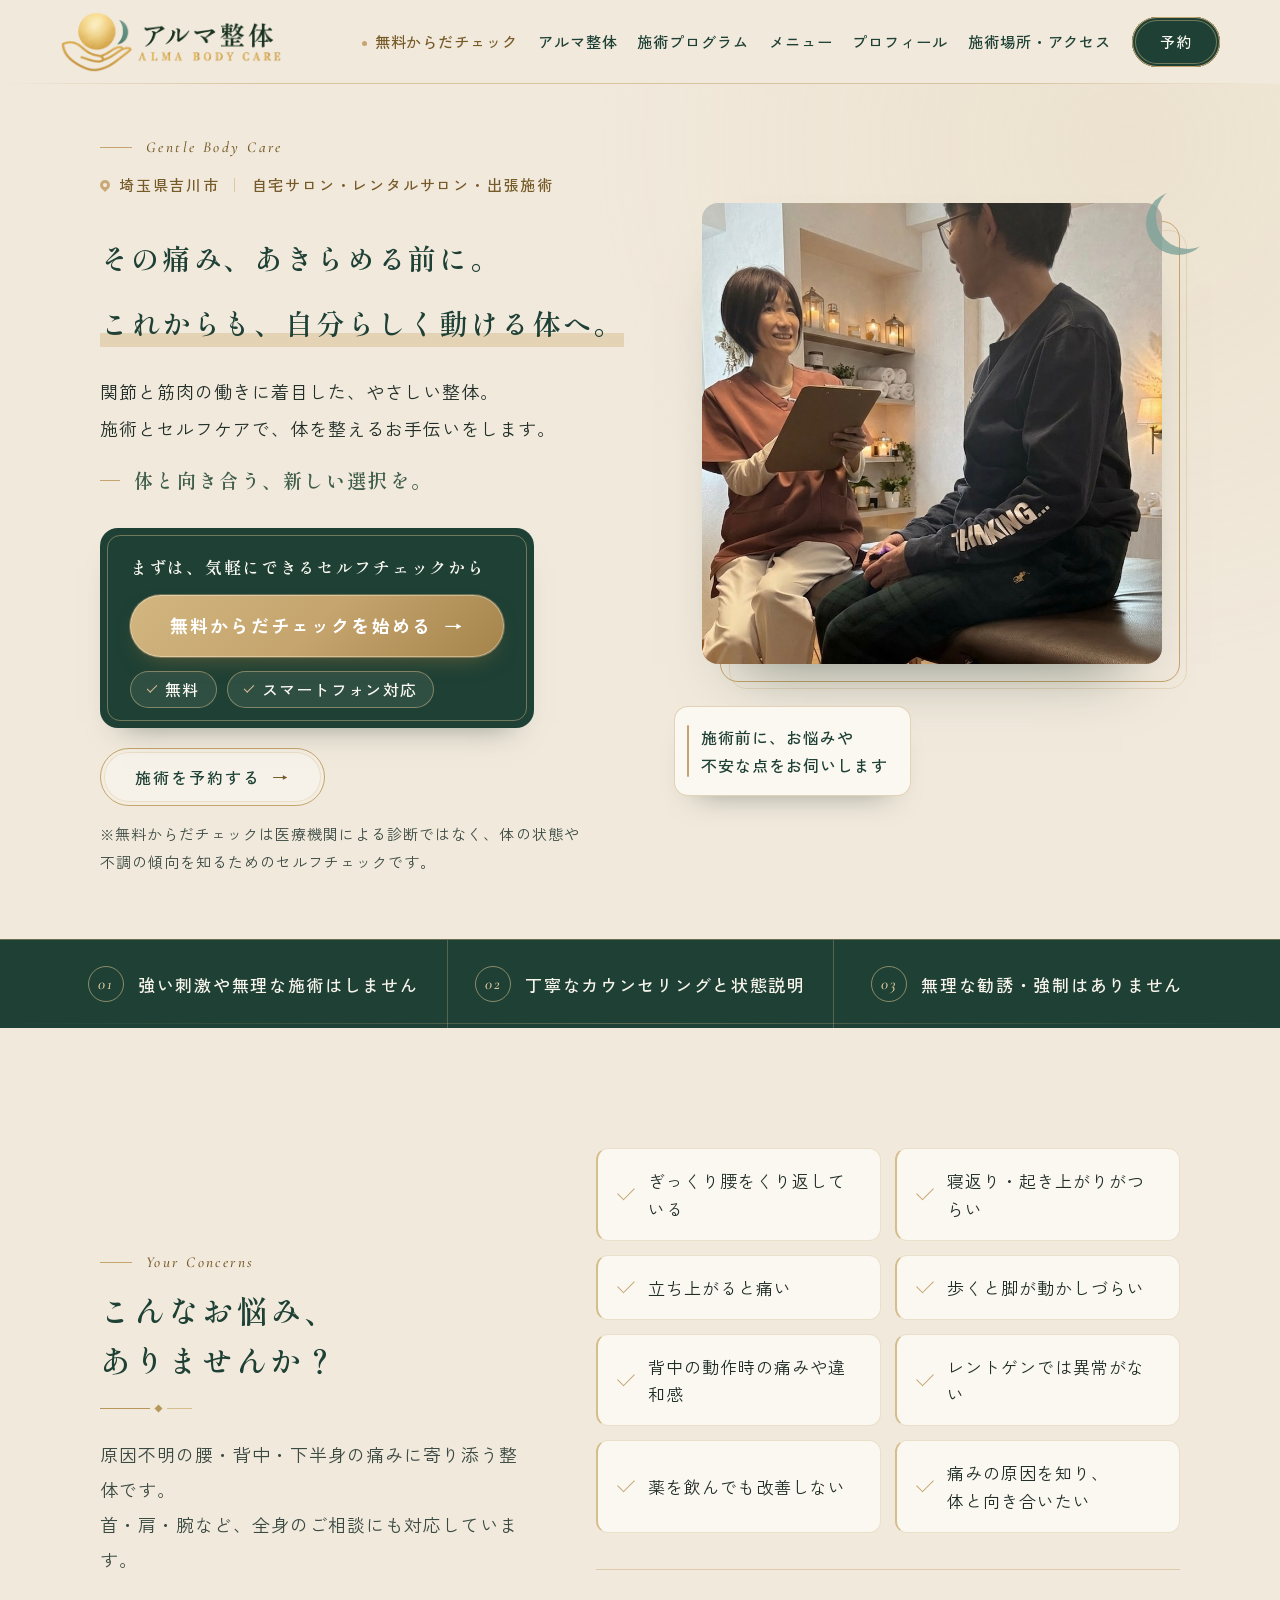
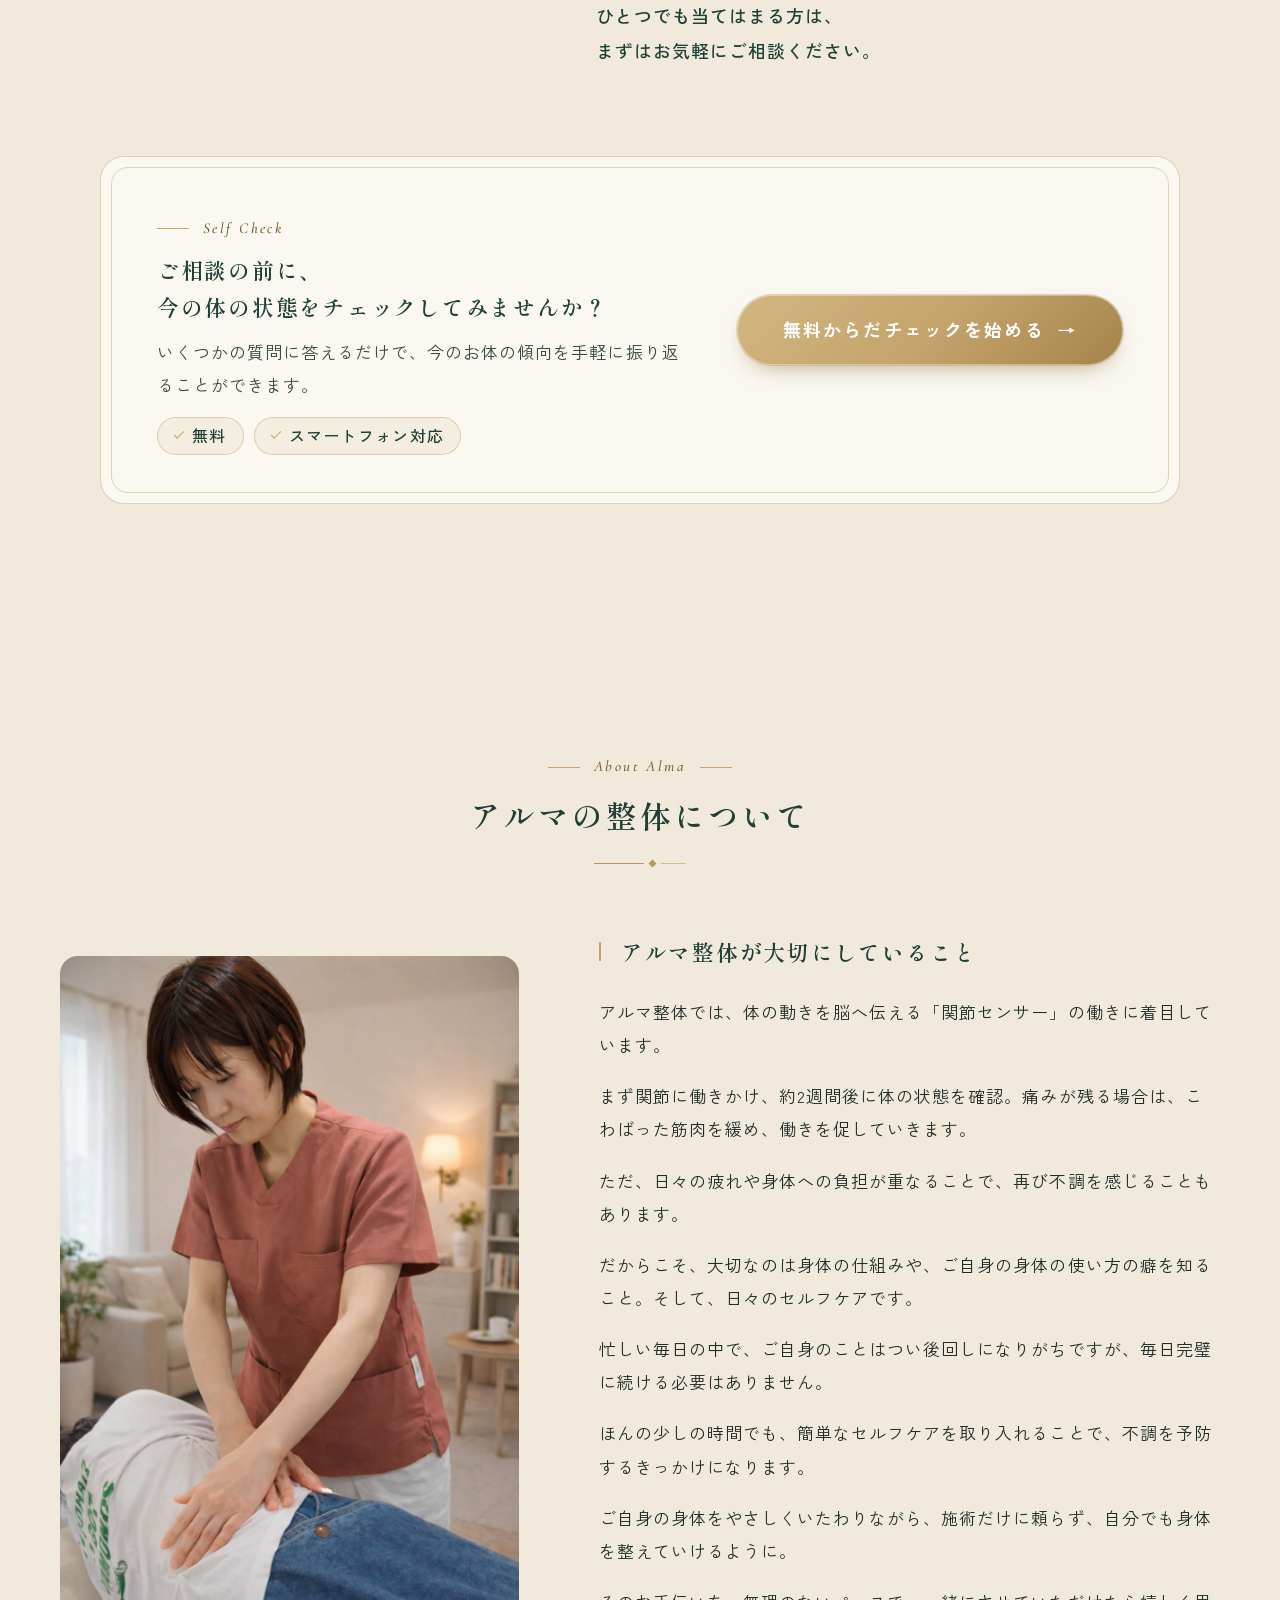
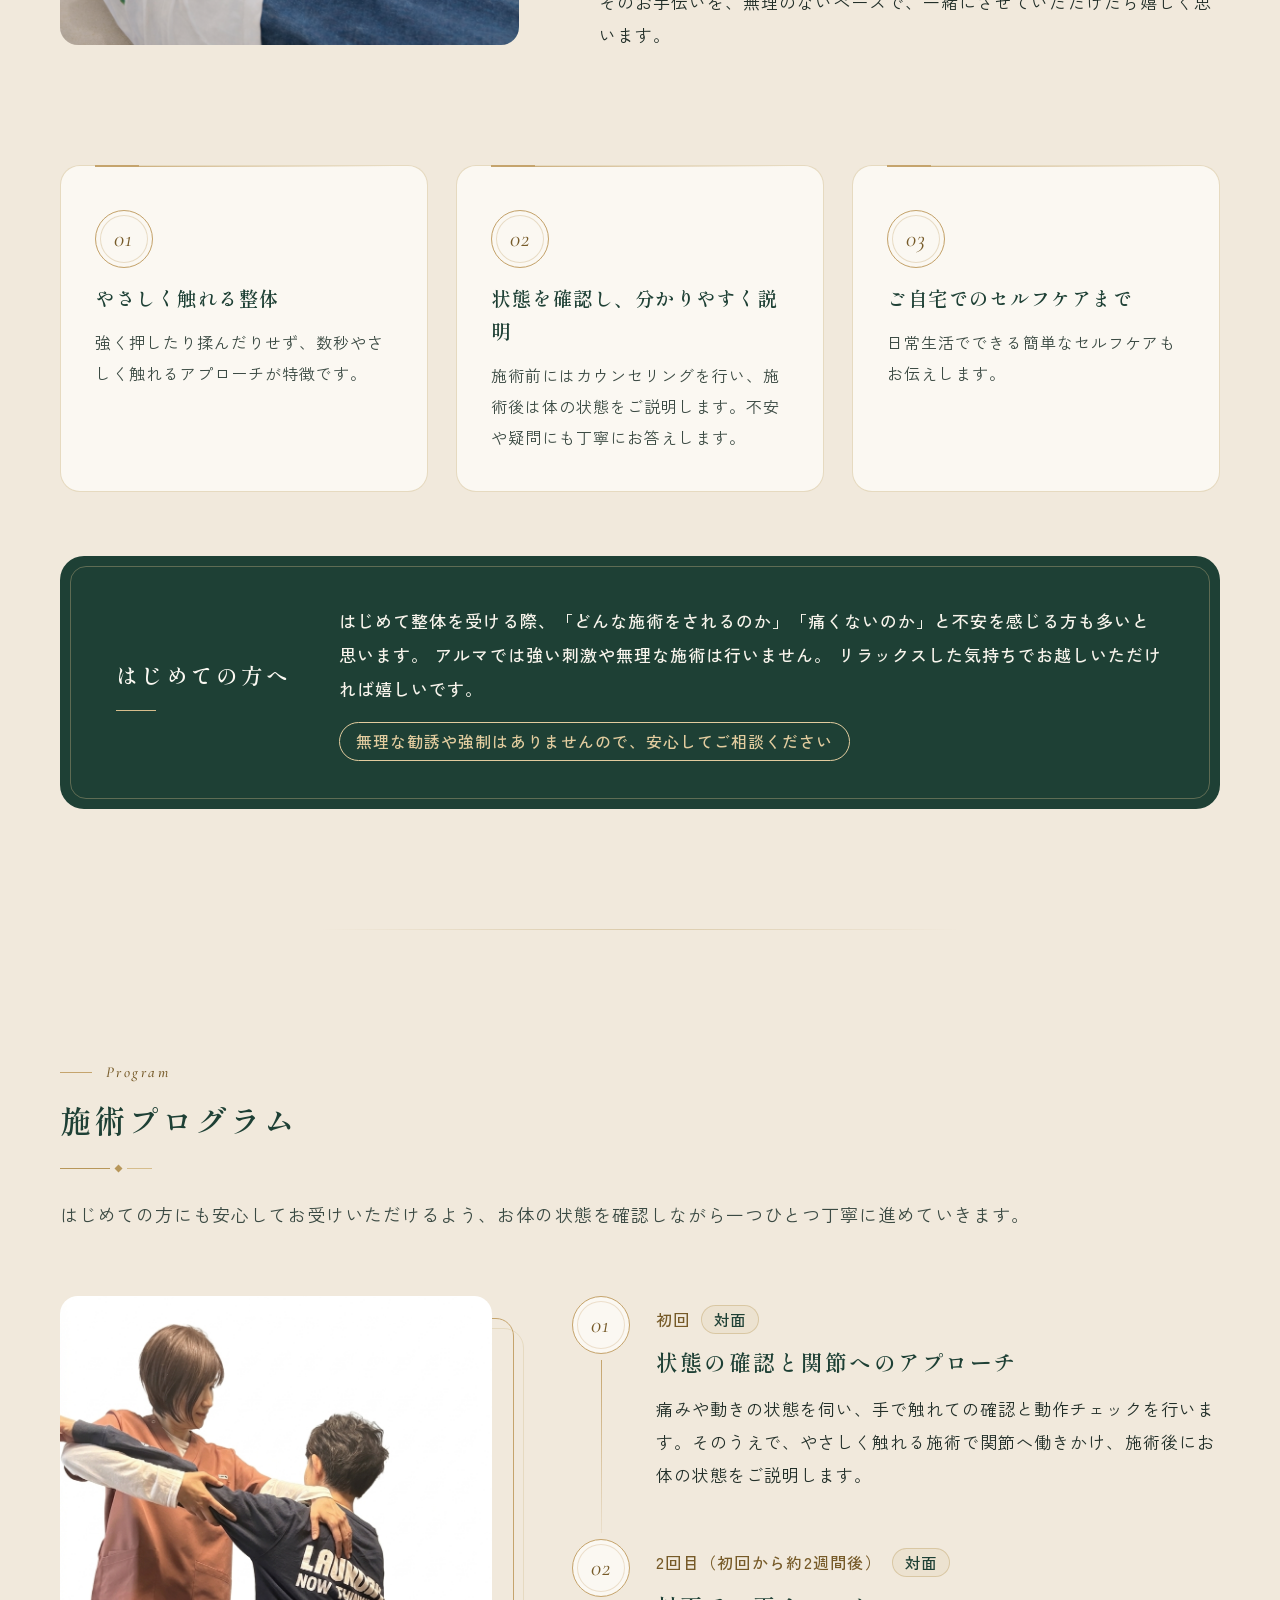
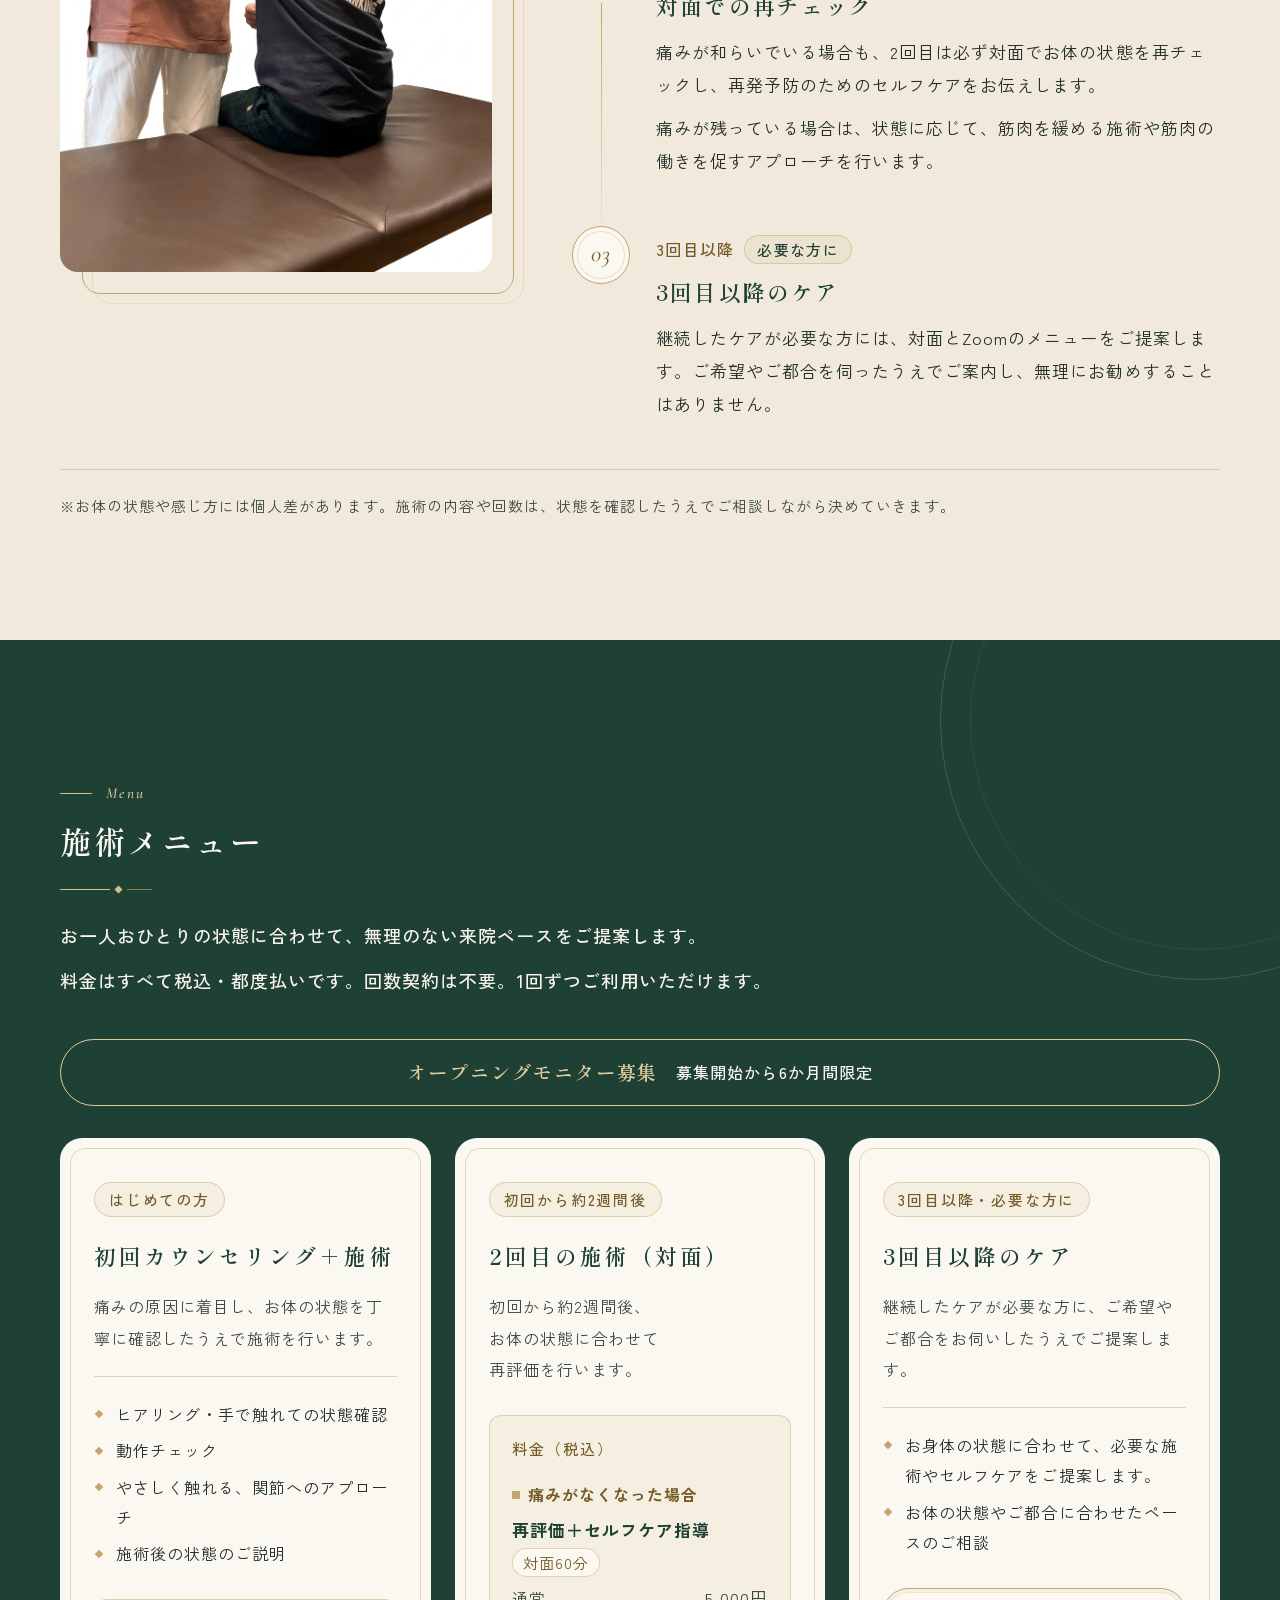
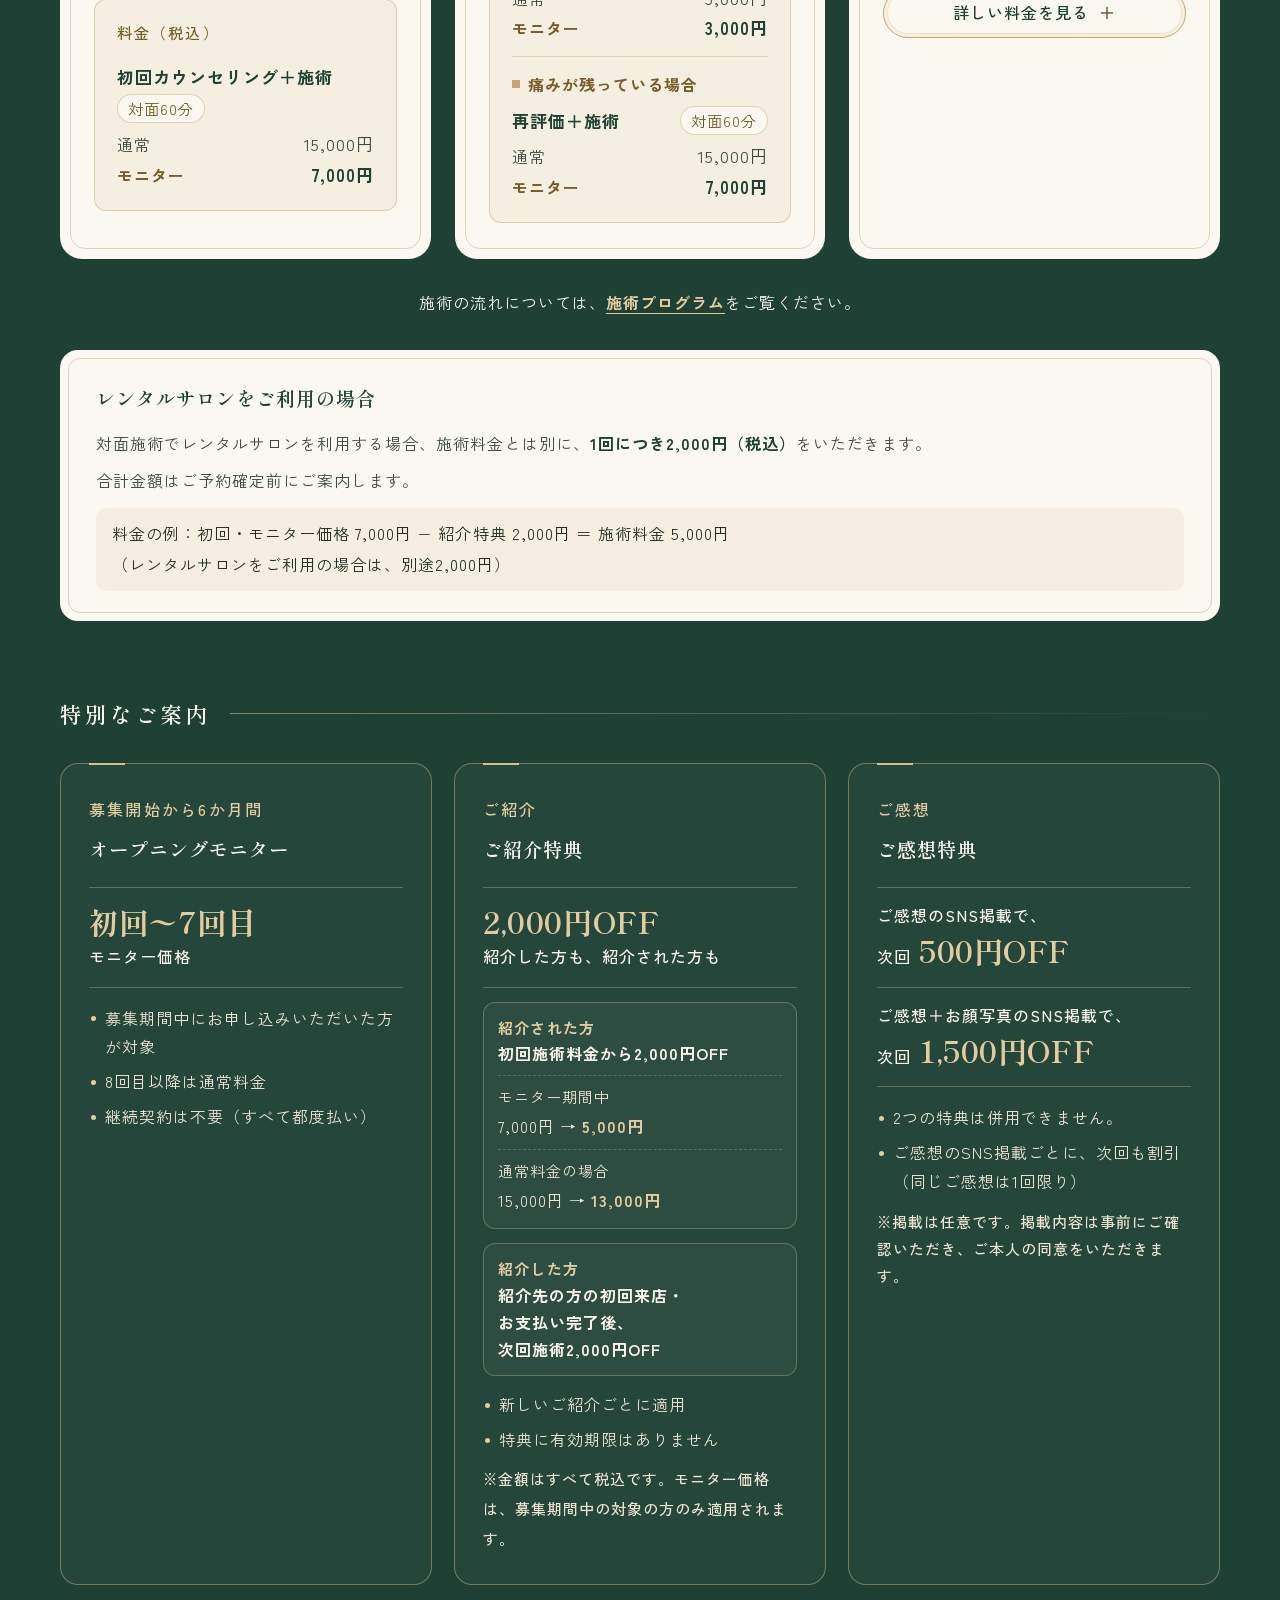
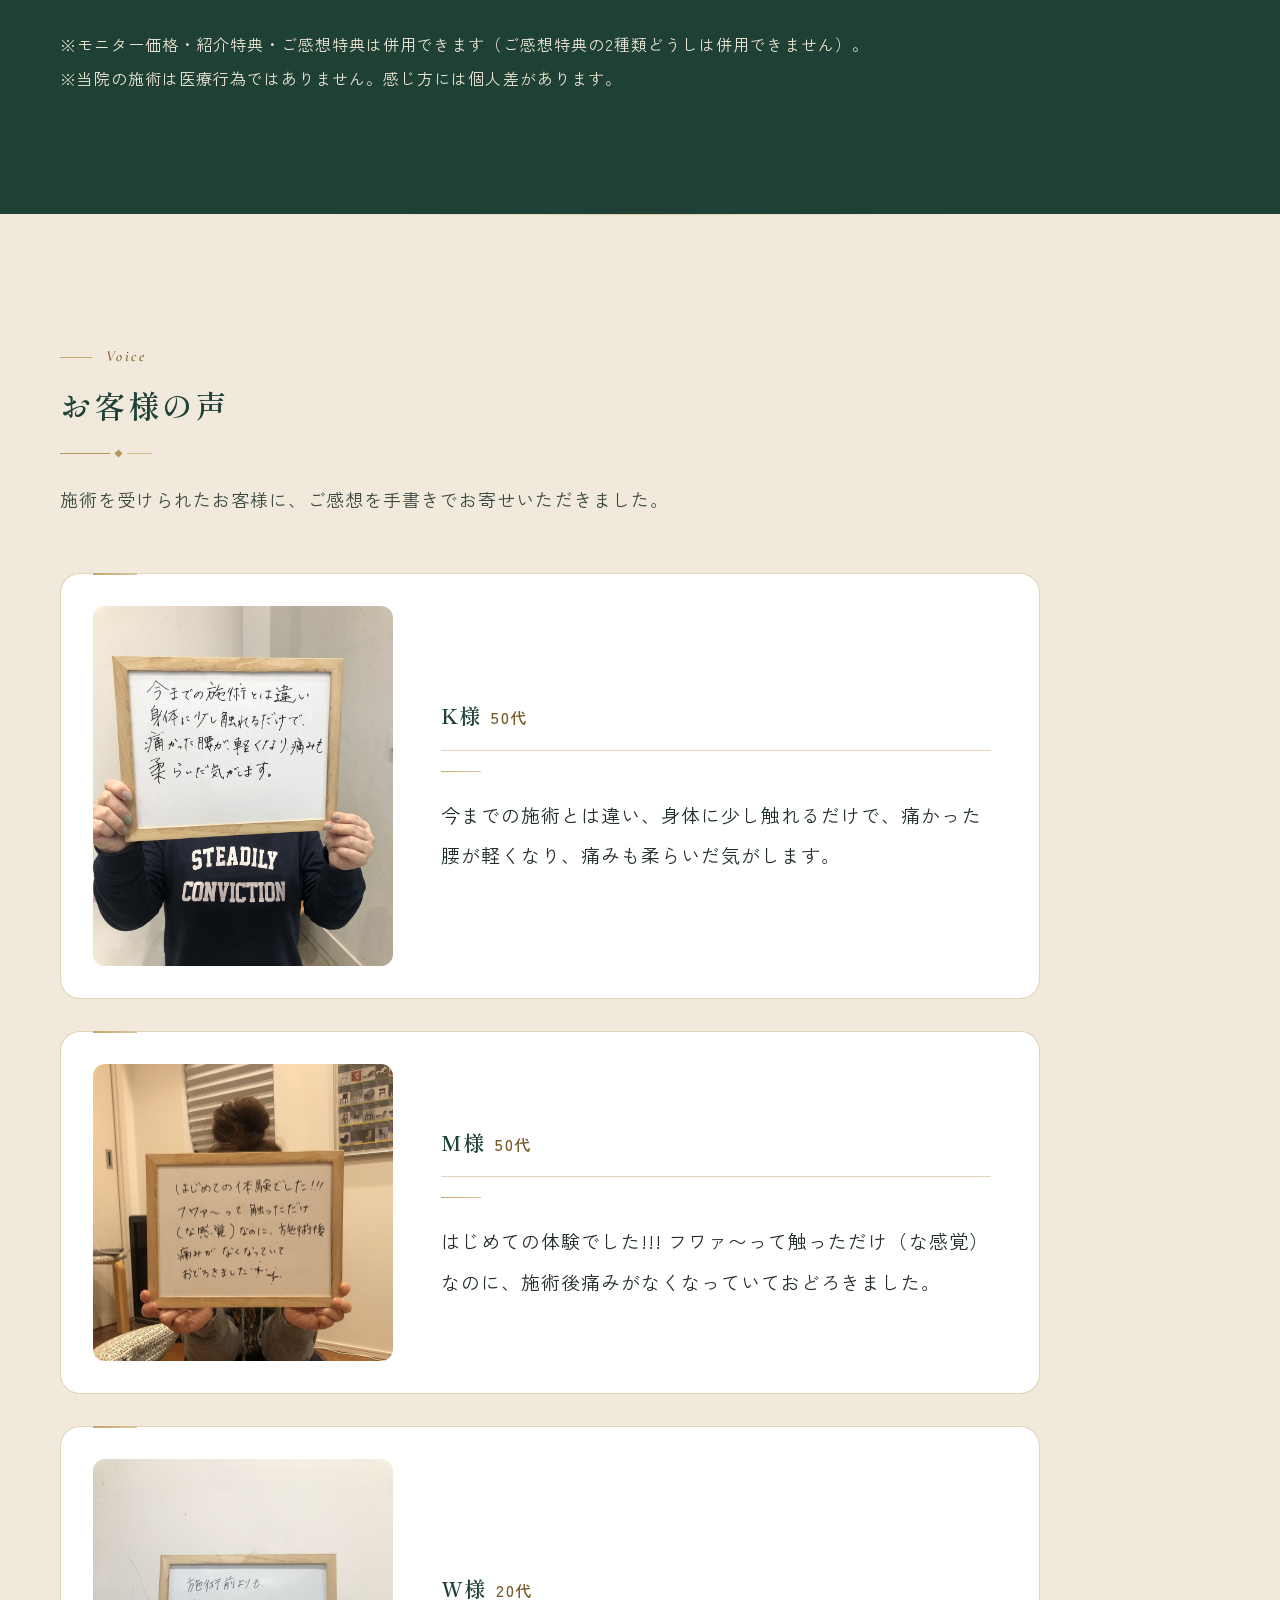
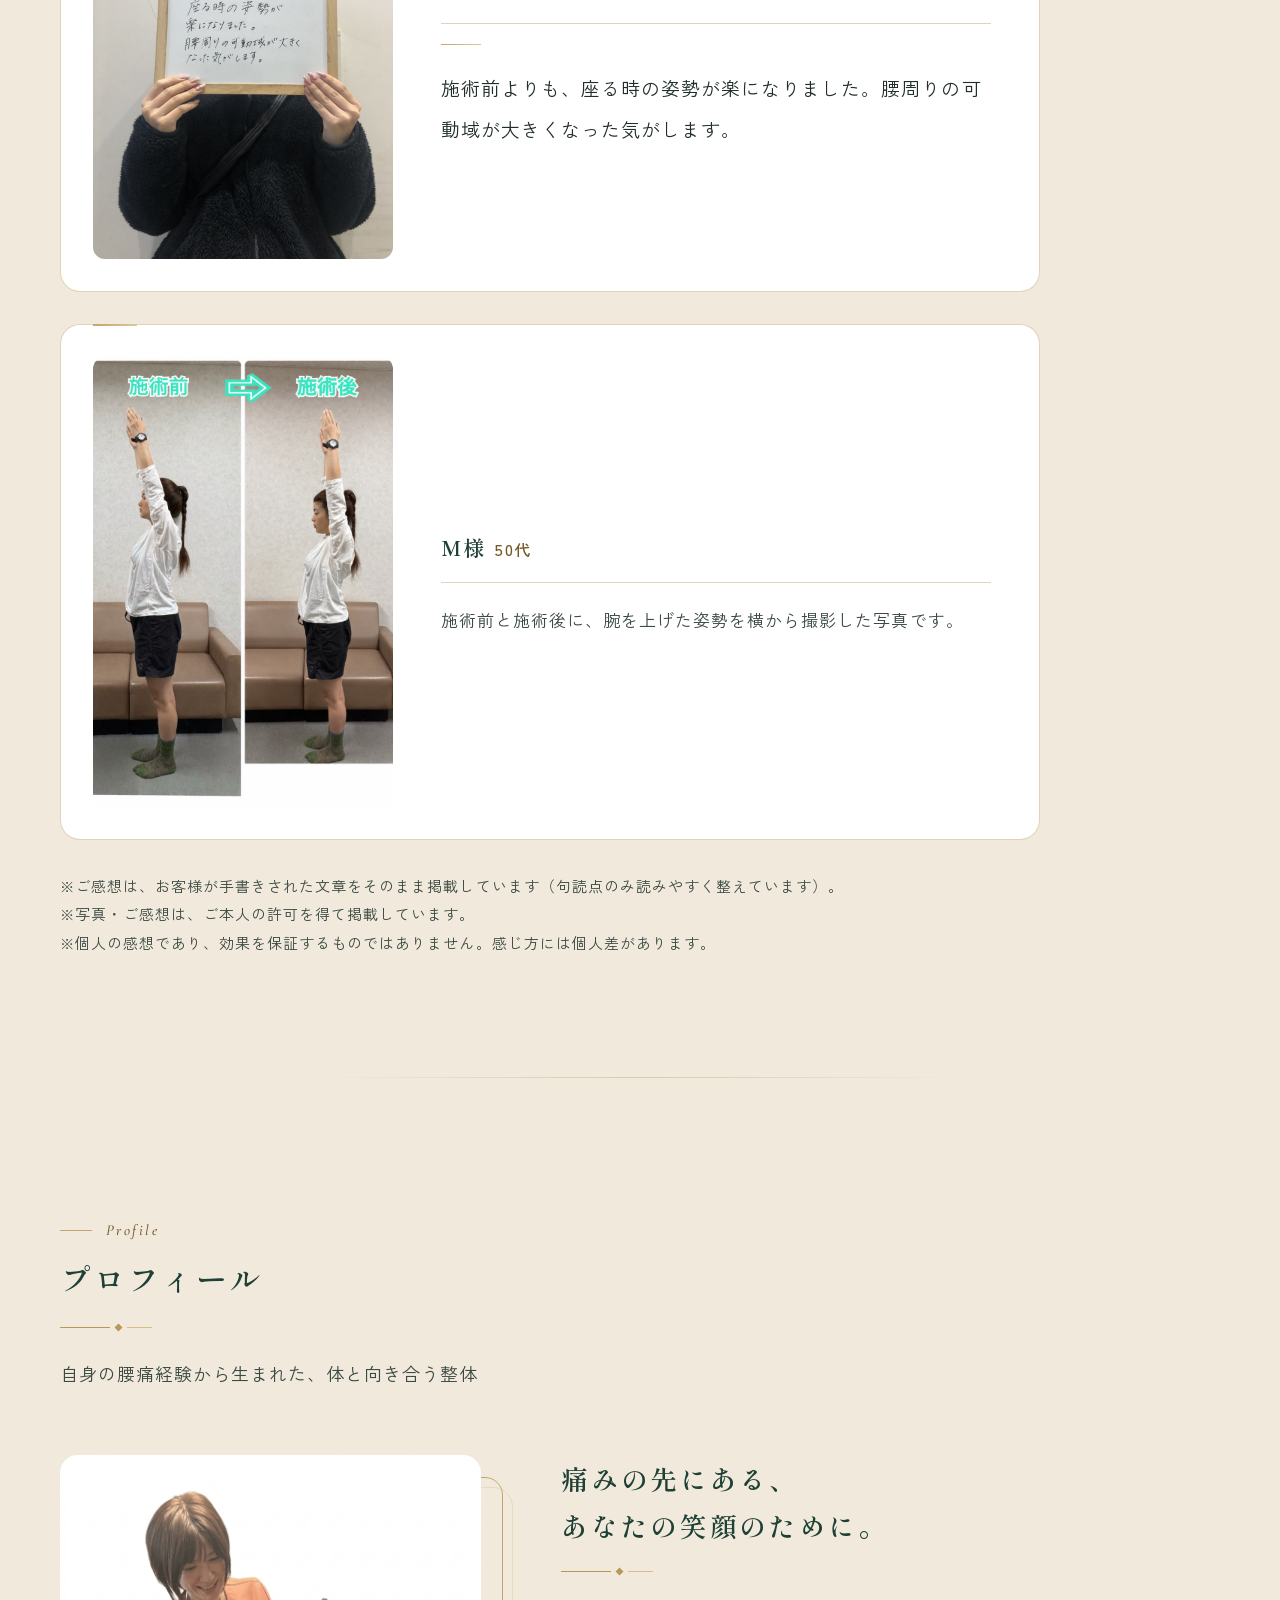
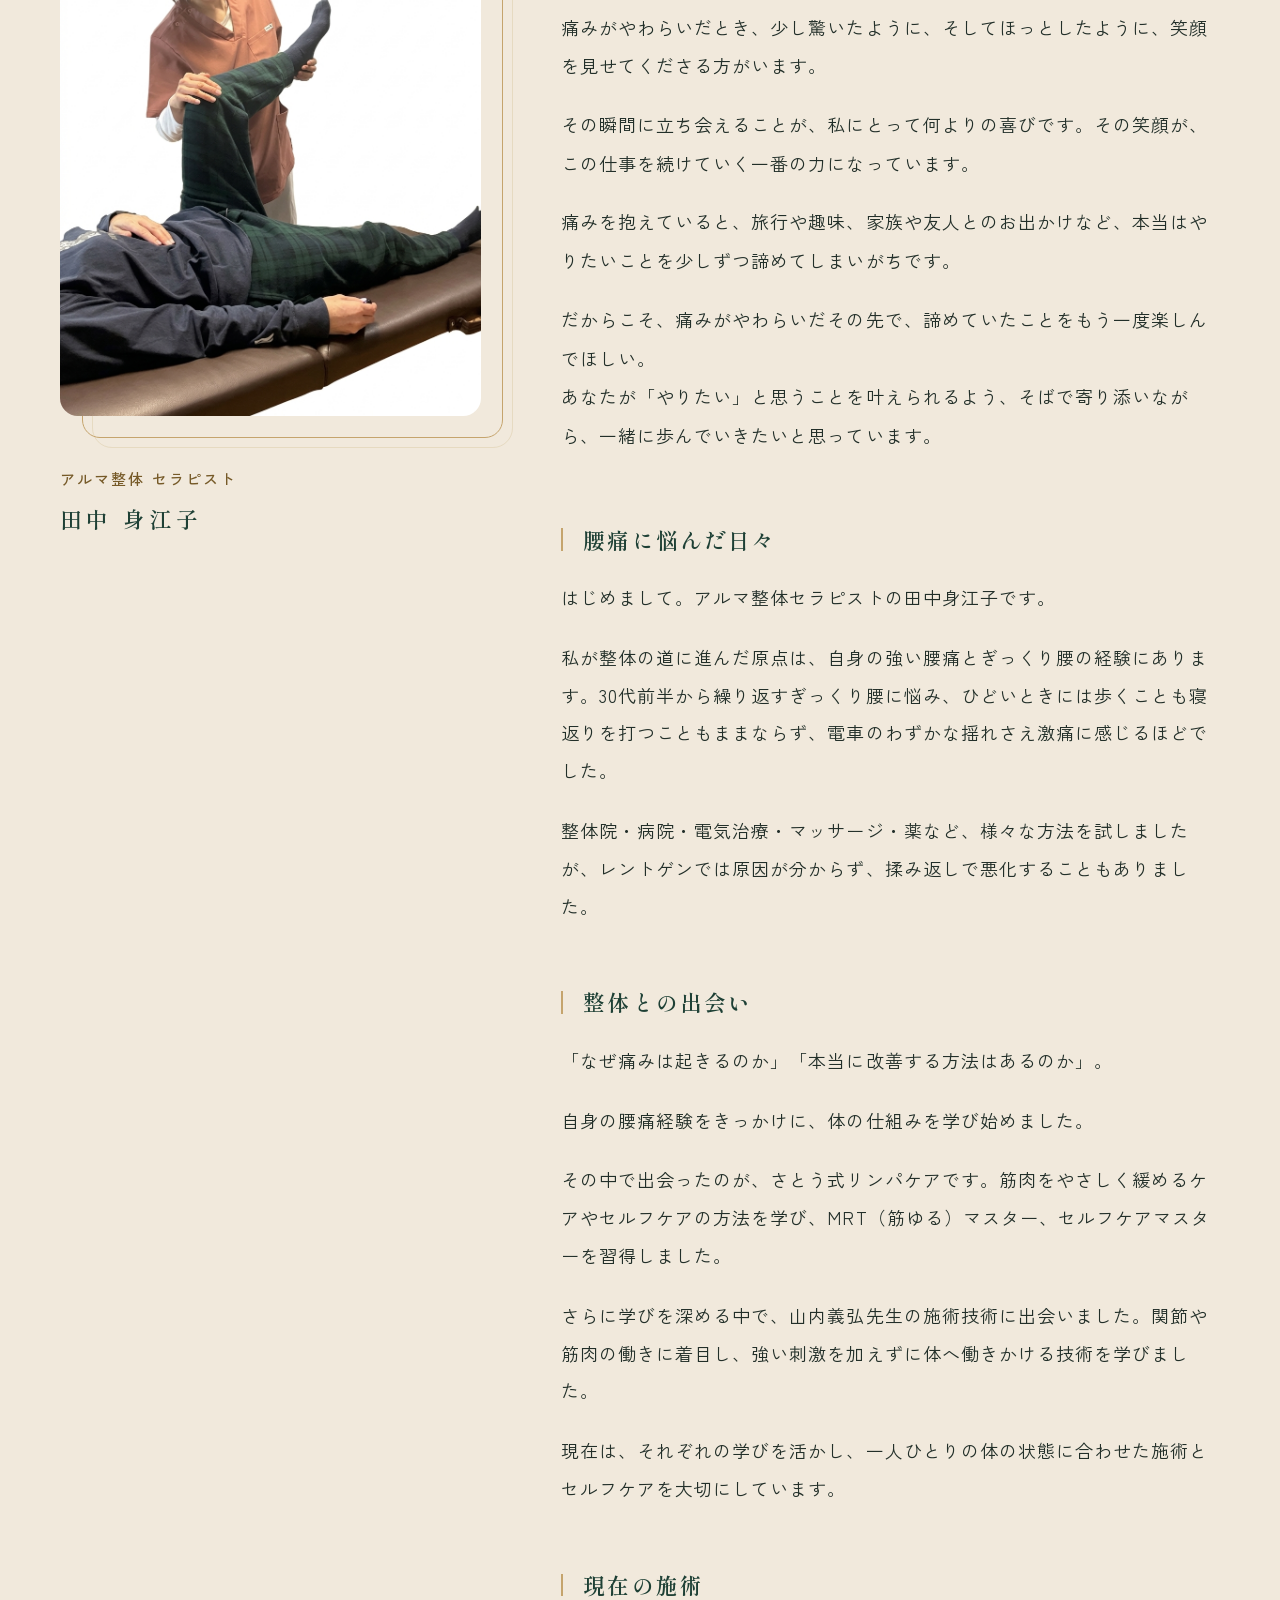
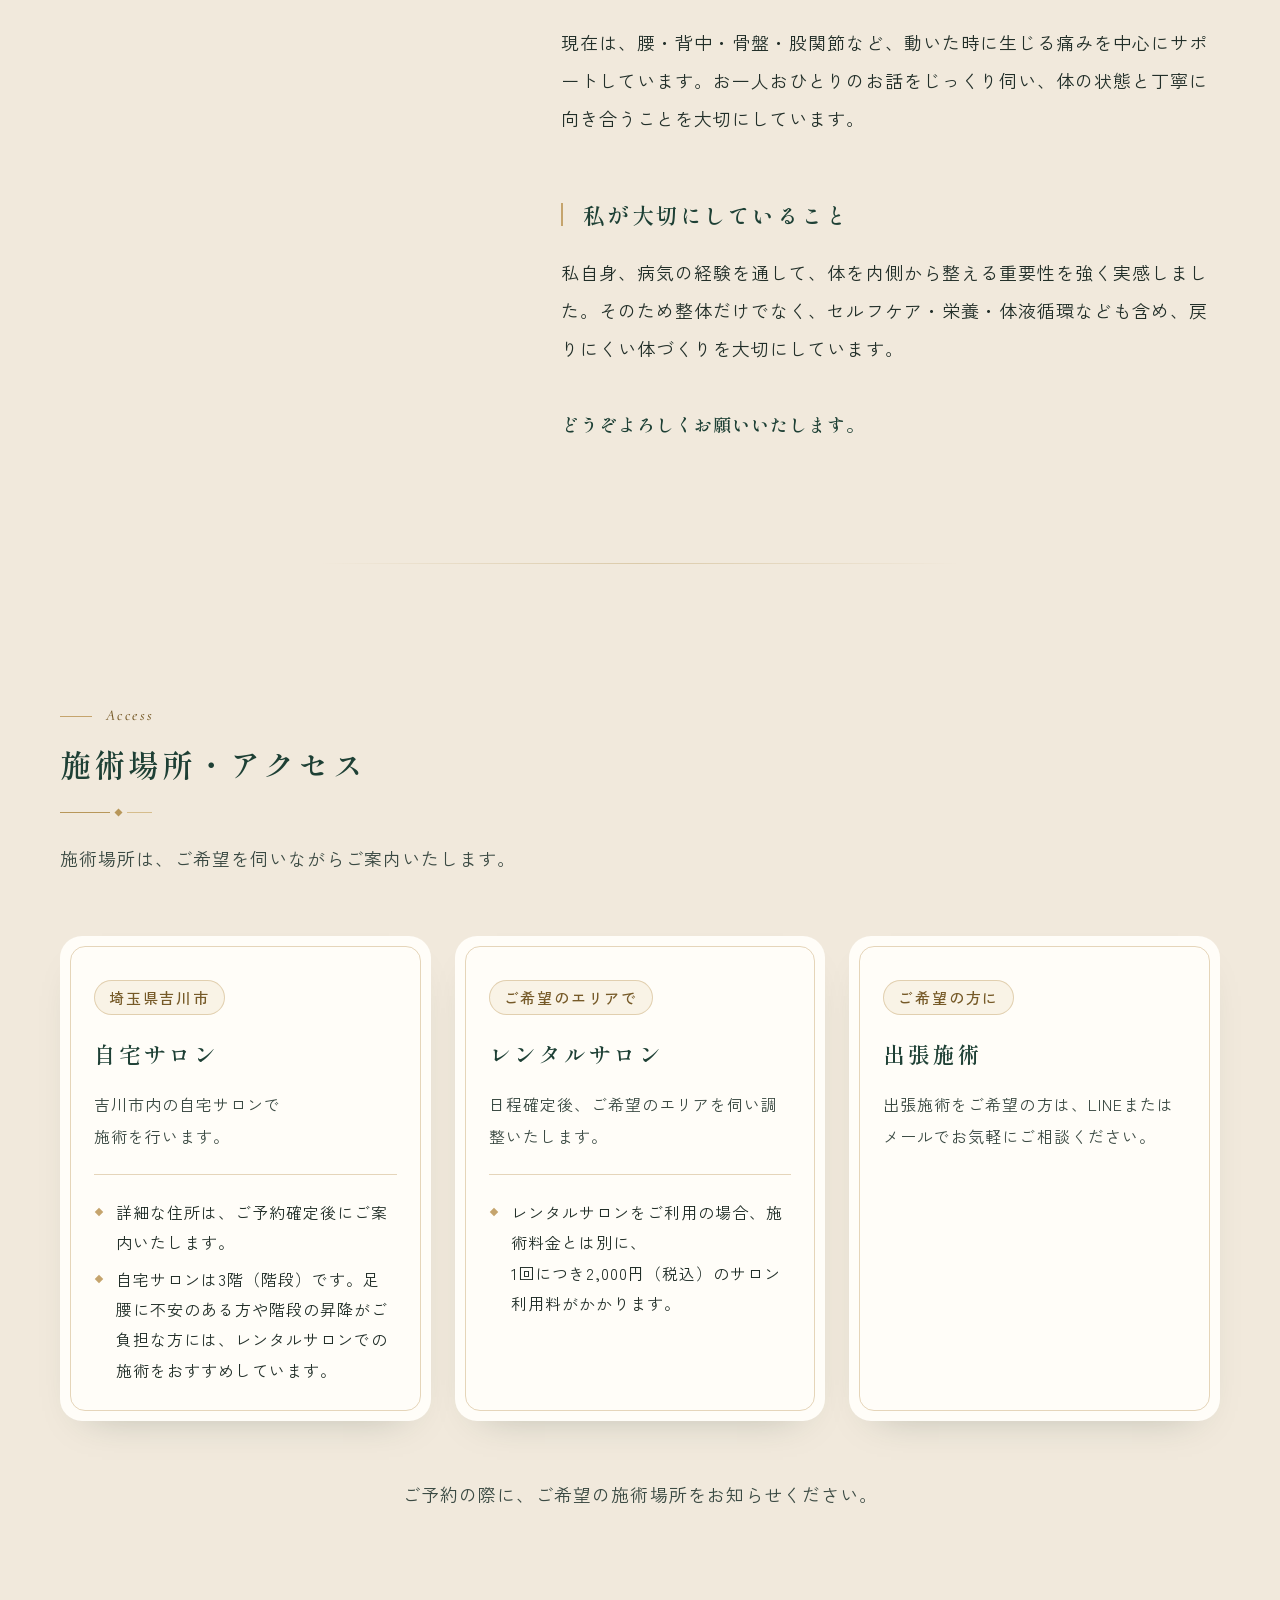
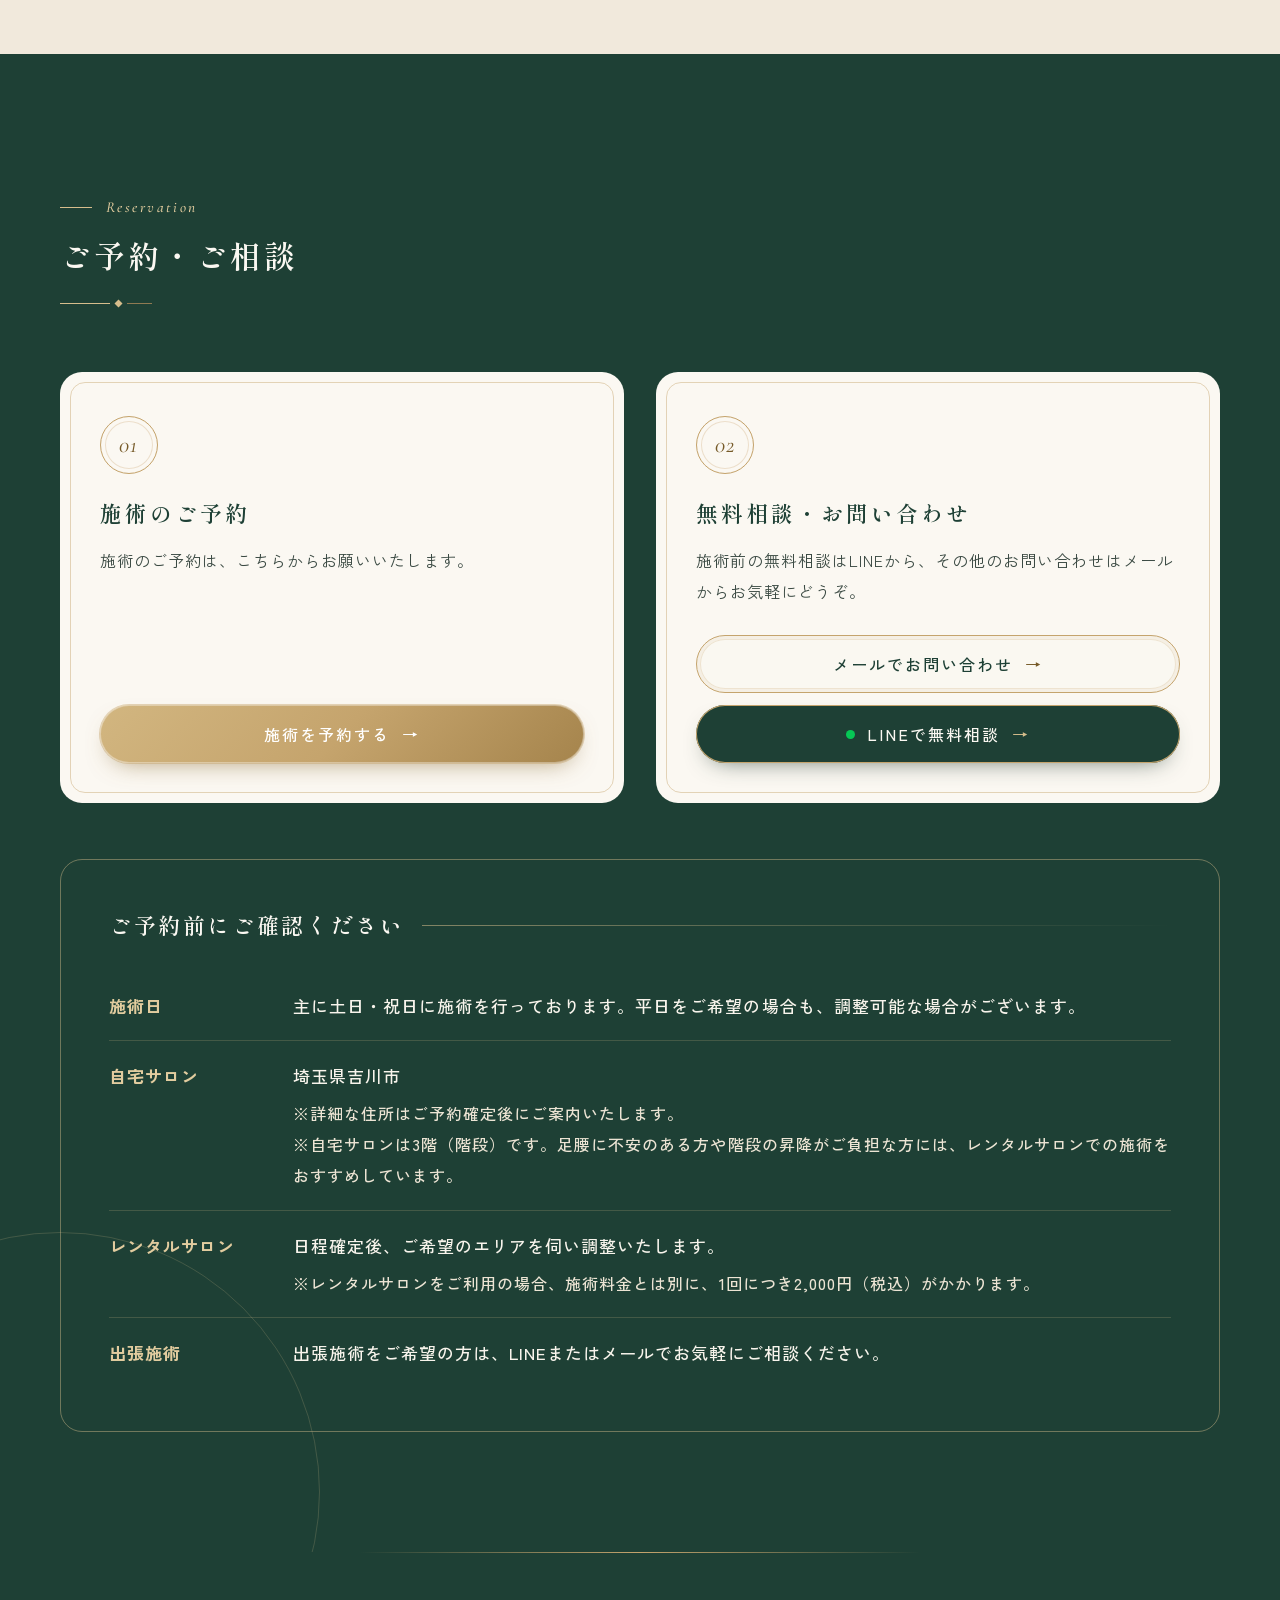
<file: index.html>
<!DOCTYPE html>
<html lang="ja">
<head>
  <meta charset="UTF-8">
  <meta name="viewport" content="width=device-width, initial-scale=1">
  <title>アルマ整体</title>
  <meta name="robots" content="noindex, nofollow">
  <link rel="preconnect" href="https://fonts.googleapis.com">
  <link rel="preconnect" href="https://fonts.gstatic.com" crossorigin>
  <link href="https://fonts.googleapis.com/css2?family=Cormorant+Garamond:ital,wght@0,400;0,500;1,400;1,500&family=Shippori+Mincho:wght@500;600&family=Zen+Kaku+Gothic+New:wght@400;500;700&display=swap" rel="stylesheet">
  <link rel="stylesheet" href="style-v9.css">
</head>
<body>

  <!-- ================= ヘッダー ================= -->
  <header class="site-header">
    <div class="wrap header-inner">
      <a href="#top" class="brand" aria-label="アルマ整体 トップへ">
        <img class="brand-logo" src="images/logo-transparent.png" width="1950" height="544" alt="アルマ整体 ALMA BODY CARE">
      </a>

      <button class="menu-toggle" type="button" aria-label="メニューを開く" aria-expanded="false">
        <span></span><span></span><span></span>
      </button>

      <nav class="global-nav" aria-label="メインメニュー">
        <ul>
          <li><a href="#" class="nav-diag" data-link="bodyCheck">無料からだチェック</a></li>
          <li><a href="#about">アルマ整体</a></li>
          <li><a href="#flow">施術プログラム</a></li>
          <li><a href="#menu">メニュー</a></li>
          <li><a href="#profile">プロフィール</a></li>
          <li><a href="#access">施術場所・アクセス</a></li>
          <li><a href="https://docs.google.com/forms/d/e/1FAIpQLSdODxRcdI_fqiLDrvWYRR0xMZs7sv-9h9PrReZI_oEX8hnt3g/viewform?usp=dialog" data-link="reservationForm" target="_blank" rel="noopener" class="nav-cta">予約</a></li>
        </ul>
      </nav>
    </div>
  </header>

  <main id="top">

    <!-- ================= ファーストビュー ================= -->
    <section class="hero">
      <div class="wrap hero-inner">
        <div class="hero-copy reveal">
          <p class="eyebrow">Gentle Body Care</p>
          <p class="hero-area">
            <span class="pin" aria-hidden="true"></span>
            <a href="#access"><span class="nowrap-part">埼玉県吉川市</span><span class="sep" aria-hidden="true">｜</span><span class="nowrap-part">自宅サロン・レンタルサロン・出張施術</span></a>
          </p>
          <h1 class="hero-title">
            <span class="line"><span class="nowrap-part">その痛み、</span><span class="nowrap-part">あきらめる前に。</span></span><br>
            <span class="line accent"><span class="nowrap-part">これからも、</span><span class="nowrap-part">自分らしく動ける体へ。</span></span>
          </h1>
          <p class="hero-lead">
            <span class="nowrap-part">関節と筋肉の働きに着目した、</span><span class="nowrap-part">やさしい整体。</span><br>
            <span class="nowrap-part">施術とセルフケアで、</span><span class="nowrap-part">体を整えるお手伝いをします。</span>
          </p>
          <p class="hero-tagline">体と向き合う、新しい選択を。</p>

          <div class="hero-check">
            <p class="check-label">まずは、<br class="sp-only">気軽にできるセルフチェックから</p>
            <a href="#" class="btn btn-gold btn-check" data-link="bodyCheck">
              無料からだチェックを始める <span class="arrow">→</span>
            </a>
            <ul class="check-points" aria-label="無料からだチェックの特長">
              <li>無料</li>
              <li>スマートフォン対応</li>
            </ul>
          </div>
          <div class="hero-actions">
            <a href="https://docs.google.com/forms/d/e/1FAIpQLSdODxRcdI_fqiLDrvWYRR0xMZs7sv-9h9PrReZI_oEX8hnt3g/viewform?usp=dialog" data-link="reservationForm" target="_blank" rel="noopener" class="btn btn-outline">
              施術を予約する <span class="arrow">→</span>
            </a>
          </div>
          <p class="hero-note">※無料からだチェックは医療機関による診断ではなく、体の状態や不調の傾向を知るためのセルフチェックです。</p>
        </div>

        <div class="hero-visual reveal">
          <div class="hero-photo">
            <img src="images/photo-counseling.jpeg" width="839" height="841" alt="笑顔でお客様のお話を伺うカウンセリングの様子">
            <span class="hero-photo-frame" aria-hidden="true"></span>
            <span class="moon" aria-hidden="true"></span>
          </div>
          <div class="badge">
            施術前に、お悩みや<br>不安な点をお伺いします
          </div>
        </div>
      </div>

      <div class="hero-points">
        <ul class="wrap">
          <li><span class="num">01</span>強い刺激や無理な施術はしません</li>
          <li><span class="num">02</span>丁寧なカウンセリングと状態説明</li>
          <li><span class="num">03</span>無理な勧誘・強制はありません</li>
        </ul>
      </div>
    </section>

    <!-- ================= こんなお悩みありませんか ================= -->
    <section class="worries" id="worries">
      <div class="wrap worries-inner">
        <div class="reveal">
          <p class="eyebrow">Your Concerns</p>
          <h2 class="section-title">こんなお悩み、<br>ありませんか？</h2>
          <p class="section-lead">
            原因不明の腰・背中・下半身の痛みに寄り添う整体です。<br>
            首・肩・腕など、全身のご相談にも対応しています。
          </p>
        </div>

        <div class="reveal">
          <ul class="worries-list">
            <li>ぎっくり腰をくり返している</li>
            <li>寝返り・起き上がりがつらい</li>
            <li>立ち上がると痛い</li>
            <li>歩くと脚が動かしづらい</li>
            <li>背中の動作時の痛みや違和感</li>
            <li>レントゲンでは異常がない</li>
            <li>薬を飲んでも改善しない</li>
            <li><span><span class="nowrap-part">痛みの原因を知り、</span><span class="nowrap-part">体と向き合いたい</span></span></li>
          </ul>
          <p class="worries-message">
            ひとつでも当てはまる方は、<br>
            まずはお気軽にご相談ください。
          </p>
        </div>
      </div>

      <!-- 無料からだチェックのご案内（ページ途中） -->
      <div class="wrap">
        <div class="selfcheck-band reveal">
          <div class="selfcheck-text">
            <p class="eyebrow">Self Check</p>
            <h3>ご相談の前に、<br>今の体の状態を<br class="sp-only">チェックしてみませんか？</h3>
            <p>いくつかの質問に答えるだけで、今のお体の傾向を手軽に振り返ることが<span class="nowrap-part">できます。</span></p>
            <ul class="check-points" aria-label="無料からだチェックの特長">
              <li>無料</li>
              <li>スマートフォン対応</li>
            </ul>
          </div>
          <a href="#" class="btn btn-gold btn-check" data-link="bodyCheck">
            無料からだチェックを始める <span class="arrow">→</span>
          </a>
        </div>
      </div>
    </section>

    <!-- ================= アルマ整体 ================= -->
    <section class="about" id="about">
      <div class="wrap">
        <div class="about-head reveal">
          <p class="eyebrow">About Alma</p>
          <h2 class="section-title">アルマの整体について</h2>
        </div>

        <div class="about-body">
          <figure class="photo-card reveal">
            <img src="images/photo-treatment.png" width="1024" height="1536" alt="うつ伏せのお客様の腰にやさしく手を添えて施術するセラピスト">
          </figure>

          <div class="about-text reveal">
            <h3><span class="nowrap-part">アルマ整体が</span><span class="nowrap-part">大切にしていること</span></h3>
            <p>アルマ整体では、体の動きを脳へ伝える「関節センサー」の働きに着目しています。</p>
            <p>まず関節に働きかけ、約2週間後に体の状態を確認。痛みが残る場合は、こわばった筋肉を緩め、働きを促していきます。</p>
            <p>ただ、日々の疲れや身体への負担が重なることで、再び不調を感じることも<span class="nowrap-part">あります。</span></p>
            <p>だからこそ、大切なのは身体の仕組みや、ご自身の身体の使い方の癖を知ること。そして、日々のセルフケアです。</p>
            <p class="hang-end">忙しい毎日の中で、ご自身のことはつい後回しになりがちですが、毎日完璧に続ける必要はありません。</p>
            <p>ほんの少しの時間でも、簡単なセルフケアを取り入れることで、不調を予防するきっかけになります。</p>
            <p>ご自身の身体をやさしくいたわりながら、施術だけに頼らず、自分でも身体を整えていけるように。</p>
            <p>そのお手伝いを、無理のないペースで、一緒にさせていただけたら嬉しく思います。</p>
          </div>
        </div>

        <div class="features">
          <article class="feature reveal">
            <span class="num">01</span>
            <h4>やさしく触れる整体</h4>
            <p>強く押したり揉んだりせず、数秒やさしく触れるアプローチが特徴です。</p>
          </article>
          <article class="feature reveal">
            <span class="num">02</span>
            <h4>状態を確認し、分かりやすく説明</h4>
            <p>施術前にはカウンセリングを行い、施術後は体の状態をご説明します。不安や疑問にも丁寧にお答えします。</p>
          </article>
          <article class="feature reveal">
            <span class="num">03</span>
            <h4>ご自宅でのセルフケアまで</h4>
            <p>日常生活でできる簡単なセルフケアもお伝えします。</p>
          </article>
        </div>

        <div class="first-visit reveal">
          <div class="label">
            はじめての方へ
          </div>
          <div>
            <p>
              はじめて整体を受ける際、「どんな施術をされるのか」「痛くないのか」と不安を感じる方も多いと思います。
              アルマでは強い刺激や無理な施術は行いません。
              リラックスした気持ちでお越しいただければ嬉しいです。
            </p>
            <span class="promise">無理な勧誘や強制はありませんので、安心してご相談ください</span>
          </div>
        </div>
      </div>
    </section>

    <!-- ================= 施術プログラム ================= -->
    <section class="flow" id="flow">
      <div class="wrap">
        <div class="flow-head reveal">
          <p class="eyebrow">Program</p>
          <h2 class="section-title">施術プログラム</h2>
          <p class="section-lead">はじめての方にも安心してお受けいただけるよう、お体の状態を確認しながら一つひとつ丁寧に進めていきます。</p>
        </div>

        <div class="flow-body">
          <figure class="photo-card flow-photo reveal">
            <img src="images/photo-shoulder.png" width="896" height="1195" alt="座っているお客様の肩と腕を支えて動きを確認するセラピスト">
          </figure>

          <ol class="flow-steps">
            <li class="flow-step reveal">
              <span class="step-num">01</span>
              <div>
                <p class="step-when">初回<span>対面</span></p>
                <h3>状態の確認と関節へのアプローチ</h3>
                <p>痛みや動きの状態を伺い、手で触れての確認と動作チェックを行います。そのうえで、やさしく触れる施術で関節へ働きかけ、施術後にお体の状態をご説明します。</p>
              </div>
            </li>
            <li class="flow-step reveal">
              <span class="step-num">02</span>
              <div>
                <p class="step-when">2回目（初回から約2週間後）<span>対面</span></p>
                <h3>対面での再チェック</h3>
                <p>痛みが和らいでいる場合も、2回目は必ず対面でお体の状態を再チェックし、再発予防のためのセルフケアをお伝えします。</p>
                <p>痛みが残っている場合は、状態に応じて、筋肉を緩める施術や筋肉の働きを促すアプローチを行います。</p>
              </div>
            </li>
            <li class="flow-step reveal">
              <span class="step-num">03</span>
              <div>
                <p class="step-when">3回目以降<span>必要な方に</span></p>
                <h3>3回目以降のケア</h3>
                <p>継続したケアが必要な方には、対面とZoomのメニューをご提案します。ご希望やご都合を伺ったうえでご案内し、無理にお勧めすることはありません。</p>
              </div>
            </li>
          </ol>
        </div>
        <p class="flow-note reveal">※お体の状態や感じ方には個人差があります。施術の内容や回数は、状態を確認したうえでご相談しながら決めていきます。</p>
      </div>
    </section>

    <!-- ================= メニュー ================= -->
    <section class="menu" id="menu">
      <div class="wrap">
        <div class="reveal">
          <p class="eyebrow">Menu</p>
          <h2 class="section-title">施術メニュー</h2>
          <p class="section-lead">
            お一人おひとりの状態に合わせて、無理のない来院ペースをご提案します。
          </p>
          <p class="section-lead menu-payment"><span class="nowrap-part">料金はすべて税込・都度払いです。</span><span class="nowrap-part">回数契約は不要。</span><span class="nowrap-part">1回ずつご利用いただけます。</span></p>
        </div>

        <p class="monitor-banner reveal"><span class="monitor-banner-title">オープニングモニター募集</span><span class="monitor-banner-text">募集開始から6か月間限定</span></p>

        <div class="menu-cards">
          <article class="menu-card reveal">
            <span class="tag">はじめての方</span>
            <h3>初回カウンセリング<span class="nowrap">＋施術</span></h3>
            <p>痛みの原因に着目し、お体の状態を丁寧に確認したうえで施術を行います。</p>
            <ul>
              <li>ヒアリング・手で触れての状態確認</li>
              <li>動作チェック</li>
              <li>やさしく触れる、関節へのアプローチ</li>
              <li>施術後の状態のご説明</li>
            </ul>
            <div class="price-box price-table">
              <div class="label">料金（税込）</div>
              <dl class="price-item">
                <dt><span class="price-name">初回カウンセリング＋施術</span><span class="price-time">対面60分</span></dt>
                <dd><span class="price-kind">通常</span><span class="price-yen">15,000円</span></dd>
                <dd class="is-monitor"><span class="price-kind">モニター</span><span class="price-yen">7,000円</span></dd>
              </dl>
            </div>
          </article>

          <article class="menu-card reveal">
            <span class="tag">初回から約2週間後</span>
            <h3>2回目の施術（対面）</h3>
            <p><span class="nowrap-part">初回から約2週間後、</span><span class="nowrap-part">お体の状態に合わせて</span><span class="nowrap-part">再評価を行います。</span></p>
            <div class="price-box price-table price-cases">
              <div class="label">料金（税込）</div>
              <dl class="price-item">
                <dt><span class="price-case">痛みがなくなった場合</span><span class="price-name">再評価＋セルフケア指導</span><span class="price-time">対面60分</span></dt>
                <dd><span class="price-kind">通常</span><span class="price-yen">5,000円</span></dd>
                <dd class="is-monitor"><span class="price-kind">モニター</span><span class="price-yen">3,000円</span></dd>
              </dl>
              <dl class="price-item">
                <dt><span class="price-case">痛みが残っている場合</span><span class="price-name">再評価＋施術</span><span class="price-time">対面60分</span></dt>
                <dd><span class="price-kind">通常</span><span class="price-yen">15,000円</span></dd>
                <dd class="is-monitor"><span class="price-kind">モニター</span><span class="price-yen">7,000円</span></dd>
              </dl>
            </div>
          </article>

          <article class="menu-card reveal">
            <span class="tag">3回目以降・必要な方に</span>
            <h3>3回目以降のケア</h3>
            <p>継続したケアが必要な方に、ご希望やご都合をお伺いしたうえでご提案します。</p>
            <ul>
              <li>お身体の状態に合わせて、必要な施術やセルフケアをご提案します。</li>
              <li>お体の状態やご都合に合わせたペースのご相談</li>
            </ul>
            <details class="price-more">
              <summary><span class="price-more-open">詳しい料金を見る</span><span class="price-more-close">料金を閉じる</span></summary>
            <div class="price-box price-table">
              <div class="label">料金（税込）</div>
              <dl class="price-item">
                <dt><span class="price-name">対面セルフケア指導</span><span class="price-time">60分</span></dt>
                <dd><span class="price-kind">通常</span><span class="price-yen">5,000円</span></dd>
                <dd class="is-monitor"><span class="price-kind">モニター</span><span class="price-yen">3,000円</span></dd>
              </dl>
              <dl class="price-item">
                <dt><span class="price-name">Zoomセルフケア指導</span><span class="price-time">30〜60分</span></dt>
                <dd><span class="price-kind">通常</span><span class="price-yen">3,000円</span></dd>
                <dd class="is-monitor"><span class="price-kind">モニター</span><span class="price-yen">2,000円</span></dd>
              </dl>
              <dl class="price-item">
                <dt><span class="price-name">対面施術＋セルフケア</span><span class="price-time">60分</span></dt>
                <dd><span class="price-kind">通常</span><span class="price-yen">15,000円</span></dd>
                <dd class="is-monitor"><span class="price-kind">モニター</span><span class="price-yen">7,000円</span></dd>
              </dl>
              <dl class="price-item">
                <dt><span class="price-name">対面施術＋最終確認</span><span class="price-time">60分</span></dt>
                <dd><span class="price-kind">通常</span><span class="price-yen">15,000円</span></dd>
                <dd class="is-monitor"><span class="price-kind">モニター</span><span class="price-yen">7,000円</span></dd>
              </dl>
            </div>
            </details>
          </article>
        </div>

        <p class="menu-flow-link reveal">施術の流れについては、<a href="#flow">施術プログラム</a><span class="nowrap-part">をご覧ください。</span></p>

        <div class="salon-fee reveal">
          <h3 class="salon-fee-title">レンタルサロンをご利用の場合</h3>
          <p><span class="ph">対面施術で</span><span class="ph">レンタルサロンを</span><span class="ph">利用する場合、</span><span class="ph">施術料金とは別に、</span><strong>1回につき2,000円（税込）</strong><span class="ph">をいただきます。</span></p>
          <p class="salon-fee-total"><span class="ph">合計金額は</span><span class="ph">ご予約確定前に</span><span class="ph">ご案内します。</span></p>
          <p class="salon-fee-example">料金の例：初回・モニター価格 7,000円 − 紹介特典 2,000円 ＝ 施術料金 5,000円<br>（レンタルサロンをご利用の場合は、別途2,000円）</p>
        </div>

        <div class="specials reveal">
          <div class="specials-head">特別なご案内</div>
          <div class="specials-grid">
            <article class="special">
              <div class="kicker">募集開始から6か月間</div>
              <h4>オープニングモニター</h4>
              <div class="special-big">
                <p class="special-figure">初回〜7回目</p>
                <p class="special-sub">モニター価格</p>
              </div>
              <ul class="special-points">
                <li>募集期間中にお申し込みいただいた方が対象</li>
                <li>8回目以降は通常料金</li>
                <li>継続契約は不要（すべて都度払い）</li>
              </ul>
            </article>
            <article class="special">
              <div class="kicker">ご紹介</div>
              <h4>ご紹介特典</h4>
              <div class="special-big">
                <p class="special-figure">2,000円OFF</p>
                <p class="special-sub">紹介した方も、紹介された方も</p>
              </div>
              <div class="referral-block">
                <p class="referral-who">紹介された方</p>
                <p class="referral-what">初回施術料金から2,000円OFF</p>
                <dl class="referral-prices">
                  <div><dt>モニター期間中</dt><dd>7,000円 → <strong>5,000円</strong></dd></div>
                  <div><dt>通常料金の場合</dt><dd>15,000円 → <strong>13,000円</strong></dd></div>
                </dl>
              </div>
              <div class="referral-block">
                <p class="referral-who">紹介した方</p>
                <p class="referral-what"><span class="nowrap-part">紹介先の方の初回来店・</span><span class="nowrap-part">お支払い完了後、</span><span class="nowrap-part">次回施術2,000円OFF</span></p>
              </div>
              <ul class="special-points">
                <li>新しいご紹介ごとに適用</li>
                <li>特典に有効期限はありません</li>
              </ul>
              <p class="special-note">※金額はすべて税込です。モニター価格は、募集期間中の対象の方のみ適用されます。</p>
            </article>
            <article class="special">
              <div class="kicker">ご感想</div>
              <h4>ご感想特典</h4>
              <div class="special-big">
                <p class="special-sub">ご感想のSNS掲載で、</p>
                <p class="special-figure"><span class="special-pre">次回</span>500円OFF</p>
              </div>
              <div class="special-big special-big-next">
                <p class="special-sub">ご感想＋お顔写真のSNS掲載で、</p>
                <p class="special-figure"><span class="special-pre">次回</span>1,500円OFF</p>
              </div>
              <ul class="special-points">
                <li>2つの特典は併用できません。</li>
                <li>ご感想のSNS掲載ごとに、<span class="nowrap-part">次回も割引</span><span class="nowrap-part">（同じご感想は1回限り）</span></li>
              </ul>
              <p class="special-note special-consent">※掲載は任意です。掲載内容は事前にご確認いただき、ご本人の同意をいただきます。</p>
            </article>
          </div>
        </div>

        <ul class="menu-notes">
          <li>※モニター価格・紹介特典・ご感想特典は併用できます（ご感想特典の2種類どうしは併用できません）。</li>
          <li>※当院の施術は医療行為ではありません。感じ方には個人差があります。</li>
        </ul>
      </div>
    </section>

    <!-- ================= お客様の声 ================= -->
    <section class="voices" id="voices">
      <div class="wrap">
        <div class="reveal">
          <p class="eyebrow">Voice</p>
          <h2 class="section-title">お客様の声</h2>
          <p class="section-lead">施術を受けられたお客様に、ご感想を手書きでお寄せいただきました。</p>
        </div>

        <div class="voice-list">
          <article class="voice-card reveal">
            <figure class="voice-photo">
              <img src="images/voice-01.jpg" width="1001" height="1200" loading="lazy" alt="お客様が手書きのご感想ボードを持っている写真">
            </figure>
            <div class="voice-body">
              <p class="voice-name">K様<span>50代</span></p>
              <blockquote class="voice-quote">今までの施術とは違い、身体に少し触れるだけで、痛かった腰が軽くなり、痛みも柔らいだ気がします。</blockquote>
            </div>
          </article>

          <article class="voice-card reveal">
            <figure class="voice-photo">
              <img src="images/voice-02.jpg" width="1200" height="1189" loading="lazy" alt="お客様が手書きのご感想ボードを持っている写真">
            </figure>
            <div class="voice-body">
              <p class="voice-name">M様<span>50代</span></p>
              <blockquote class="voice-quote">はじめての体験でした!!! フワァ〜って触っただけ（な感覚）なのに、施術後痛みがなくなっていておどろきました。</blockquote>
            </div>
          </article>

          <article class="voice-card reveal">
            <figure class="voice-photo">
              <img src="images/voice-03.jpg" width="900" height="1200" loading="lazy" alt="お客様が手書きのご感想ボードを持っている写真">
            </figure>
            <div class="voice-body">
              <p class="voice-name">W様<span>20代</span></p>
              <blockquote class="voice-quote">施術前よりも、座る時の姿勢が楽になりました。腰周りの可動域が大きくなった気がします。</blockquote>
            </div>
          </article>

          <article class="voice-card reveal">
            <figure class="voice-photo">
              <img src="images/voice-04.jpg" width="800" height="1200" loading="lazy" alt="施術前と施術後に腕を上げた姿勢を横から撮影して並べた写真">
            </figure>
            <div class="voice-body">
              <p class="voice-name">M様<span>50代</span></p>
              <p class="voice-caption">施術前と施術後に、腕を上げた姿勢を横から撮影した写真です。</p>
            </div>
          </article>
        </div>

        <ul class="voice-notes">
          <li>※ご感想は、お客様が手書きされた文章をそのまま掲載しています（句読点のみ読みやすく整えています）。</li>
          <li>※写真・ご感想は、ご本人の許可を得て掲載しています。</li>
          <li>※個人の感想であり、効果を保証するものではありません。感じ方には個人差があります。</li>
        </ul>
      </div>
    </section>

    <!-- ================= プロフィール ================= -->
    <section class="profile" id="profile">
      <div class="wrap">
        <div class="profile-head reveal">
          <p class="eyebrow">Profile</p>
          <h2 class="section-title">プロフィール</h2>
          <p class="section-lead">自身の腰痛経験から生まれた、体と向き合う整体</p>
        </div>

        <div class="profile-body">
          <div class="profile-side reveal">
            <figure class="photo-card">
              <img src="images/photo-leg.png" width="896" height="1195" loading="lazy" alt="笑顔で施術を行うセラピストの田中身江子">
            </figure>
            <p class="profile-name">
              <span class="role">アルマ整体 セラピスト</span>
              田中 身江子
            </p>
          </div>

          <div class="profile-main">
            <div class="profile-intro reveal">
              <h3 class="section-title profile-intro-title">痛みの先にある、<br>あなたの笑顔のために。</h3>
              <p>痛みがやわらいだとき、少し驚いたように、そしてほっとしたように、笑顔を見せてくださる方がいます。</p>
              <p>その瞬間に立ち会えることが、私にとって何よりの喜びです。その笑顔が、この仕事を続けていく一番の力になっています。</p>
              <p>痛みを抱えていると、旅行や趣味、家族や友人とのお出かけなど、本当はやりたいことを少しずつ諦めてしまいがちです。</p>
              <p>だからこそ、痛みがやわらいだその先で、諦めていたことをもう一度楽しんでほしい。<br>あなたが「やりたい」と思うことを叶えられるよう、そばで寄り添いながら、一緒に歩んでいきたいと思っています。</p>
            </div>

            <!-- スマートフォン用の短い紹介（PCでは表示しない。全文は下の元の文章） -->
            <div class="profile-summary">
              <div class="summary-item">
                <h3>整体を始めたきっかけ</h3>
                <p>自身の腰痛経験をきっかけに、体の仕組みを学び始めました。</p>
                <p>さとう式リンパケアで筋肉をやさしく緩めるケアやセルフケアを学び、MRT（筋ゆる）マスター、セルフケアマスターを習得しました。</p>
                <p>その後、<span class="name-nowrap">山内義弘</span>先生のもとで関節と筋肉の働きに着目した施術技術を学びました。</p>
                <p>現在は、それぞれの学びを活かし、一人ひとりの体の状態に合わせた施術とセルフケアを大切にしています。</p>
              </div>
              <div class="summary-item">
                <h3>私が大切にしていること</h3>
                <p>整体だけでなく、セルフケア・栄養・体液循環なども含め、戻りにくい体づくりを大切にしています。</p>
              </div>
            </div>

            <div class="profile-text reveal">
              <h3>腰痛に悩んだ日々</h3>
              <p>はじめまして。アルマ整体セラピストの<span class="name-nowrap">田中身江子</span>です。</p>
              <p>私が整体の道に進んだ原点は、自身の強い腰痛とぎっくり腰の経験にあります。30代前半から繰り返すぎっくり腰に悩み、ひどいときには歩くことも寝返りを打つこともままならず、電車のわずかな揺れさえ激痛に感じるほどでした。</p>
              <p>整体院・病院・電気治療・マッサージ・薬など、様々な方法を試しましたが、レントゲンでは原因が分からず、揉み返しで悪化することもありました。</p>
            </div>

            <div class="profile-text reveal">
              <h3>整体との出会い</h3>
              <p>「なぜ痛みは起きるのか」「本当に改善する方法はあるのか」。</p>
              <p>自身の腰痛経験をきっかけに、体の仕組みを学び始めました。</p>
              <p>その中で出会ったのが、さとう式リンパケアです。筋肉をやさしく緩めるケアやセルフケアの方法を学び、MRT（筋ゆる）マスター、セルフケアマスターを習得しました。</p>
              <p>さらに学びを深める中で、<span class="name-nowrap">山内義弘</span>先生の施術技術に出会いました。関節や筋肉の働きに着目し、強い刺激を加えずに体へ働きかける技術を学びました。</p>
              <p>現在は、それぞれの学びを活かし、一人ひとりの体の状態に合わせた施術とセルフケアを大切にしています。</p>
            </div>

            <div class="profile-text reveal">
              <h3>現在の施術</h3>
              <p>現在は、腰・背中・骨盤・股関節など、動いた時に生じる痛みを中心にサポートしています。お一人おひとりのお話をじっくり伺い、体の状態と丁寧に向き合うことを大切にしています。</p>
            </div>

            <div class="profile-text reveal">
              <h3>私が大切にしていること</h3>
              <p>私自身、病気の経験を通して、体を内側から整える重要性を強く実感しました。そのため整体だけでなく、セルフケア・栄養・体液循環なども含め、戻りにくい体づくりを大切にしています。</p>
            </div>

            <p class="profile-sign reveal">どうぞよろしくお願いいたします。</p>

            <!-- スマートフォン用：全文の開閉ボタン（PCでは表示しない） -->
            <button type="button" class="profile-more-btn" aria-expanded="false">続きを読む</button>
          </div>
        </div>
      </div>
    </section>

    <!-- ================= 施術場所・アクセス ================= -->
    <section class="access" id="access">
      <div class="wrap">
        <div class="access-head reveal">
          <p class="eyebrow">Access</p>
          <h2 class="section-title">施術場所・アクセス</h2>
          <p class="section-lead">施術場所は、ご希望を伺いながら<span class="nowrap-part">ご案内いたします。</span></p>
        </div>

        <div class="access-cards">
          <article class="menu-card access-card reveal">
            <span class="tag">埼玉県吉川市</span>
            <h3>自宅サロン</h3>
            <p>吉川市内の自宅サロンで<span class="nowrap-part">施術を行います。</span></p>
            <ul>
              <li>詳細な住所は、ご予約確定後にご案内いたします。</li>
              <li>自宅サロンは3階（階段）です。足腰に不安のある方や階段の昇降がご負担な方には、レンタルサロンでの施術をおすすめしています。</li>
            </ul>
          </article>

          <article class="menu-card access-card reveal">
            <span class="tag">ご希望のエリアで</span>
            <h3>レンタルサロン</h3>
            <p>日程確定後、ご希望のエリアを伺い調整いたします。</p>
            <ul>
              <li>レンタルサロンをご利用の場合、施術料金とは別に、<span class="nowrap-part">1回につき2,000円（税込）</span>のサロン利用料がかかります。</li>
            </ul>
          </article>

          <article class="menu-card access-card reveal">
            <span class="tag">ご希望の方に</span>
            <h3>出張施術</h3>
            <p>出張施術をご希望の方は、LINEまたはメールでお気軽にご相談ください。</p>
          </article>
        </div>

        <div class="access-cta reveal">
          <p>ご予約の際に、ご希望の施術場所をお知らせください。</p>
        </div>
      </div>
    </section>

    <!-- ================= ご予約・ご相談 ================= -->
    <section class="reserve" id="reserve">
      <div class="wrap">
        <div class="reserve-head reveal">
          <p class="eyebrow">Reservation</p>
          <h2 class="section-title">ご予約・ご相談</h2>
        </div>

        <div class="reserve-cards">
          <div class="reserve-card reveal">
            <span class="step-num">01</span>
            <h3>施術のご予約</h3>
            <p>施術のご予約は、こちらからお願いいたします。</p>
            <a href="https://docs.google.com/forms/d/e/1FAIpQLSdODxRcdI_fqiLDrvWYRR0xMZs7sv-9h9PrReZI_oEX8hnt3g/viewform?usp=dialog" data-link="reservationForm" target="_blank" rel="noopener" class="btn btn-gold">施術を予約する <span class="arrow">→</span></a>
          </div>
          <div class="reserve-card reveal">
            <span class="step-num">02</span>
            <h3>無料相談・お問い合わせ</h3>
            <p>施術前の無料相談はLINEから、その他のお問い合わせはメールからお気軽にどうぞ。</p>
            <div class="reserve-btns">
              <a href="#" class="btn btn-outline" data-link="email">メールでお問い合わせ <span class="arrow">→</span></a>
              <a href="#" class="btn btn-line" data-link="line"><span class="line-dot" aria-hidden="true"></span>LINEで無料相談 <span class="arrow">→</span></a>
            </div>
          </div>
        </div>

        <div class="reserve-info reveal">
          <h3 class="info-title">ご予約前にご確認ください</h3>
          <dl class="info-list">
            <div>
              <dt>施術日</dt>
              <dd>主に土日・祝日に施術を行っております。平日をご希望の場合も、調整可能な場合がございます。</dd>
            </div>
            <div>
              <dt>自宅サロン</dt>
              <dd>埼玉県吉川市<br><small>※詳細な住所はご予約確定後にご案内いたします。<br>※自宅サロンは3階（階段）です。足腰に不安のある方や階段の昇降がご負担な方には、レンタルサロンでの施術をおすすめしています。</small></dd>
            </div>
            <div>
              <dt>レンタルサロン</dt>
              <dd>日程確定後、ご希望のエリアを伺い調整いたします。<br><small>※レンタルサロンをご利用の場合、施術料金とは別に、<span class="nowrap-part">1回につき2,000円（税込）</span><span class="nowrap-part">がかかります。</span></small></dd>
            </div>
            <div>
              <dt>出張施術</dt>
              <dd>出張施術をご希望の方は、LINEまたはメールでお気軽にご相談ください。</dd>
            </div>
          </dl>
        </div>
      </div>
    </section>
  </main>

  <footer class="site-footer">
    <div class="wrap">
      <span class="brand-name">アルマ整体</span>
      <nav class="footer-nav" aria-label="フッターメニュー">
        <a href="#about">アルマ整体</a>
        <a href="#flow">施術プログラム</a>
        <a href="#menu">メニュー</a>
        <a href="#voices">お客様の声</a>
        <a href="#profile">プロフィール</a>
        <a href="#access">施術場所・アクセス</a>
        <a href="https://docs.google.com/forms/d/e/1FAIpQLSdODxRcdI_fqiLDrvWYRR0xMZs7sv-9h9PrReZI_oEX8hnt3g/viewform?usp=dialog" data-link="reservationForm" target="_blank" rel="noopener">施術を予約する</a>
      </nav>
      <p>※当院の施術は医療行為ではありません。感じ方には個人差があります。</p>
      <p>&copy; Alma Body Care</p>
    </div>
  </footer>

  <!-- スマートフォン用：画面下に固定するご予約ボタン -->
  <div class="mobile-cta">
    <a href="https://docs.google.com/forms/d/e/1FAIpQLSdODxRcdI_fqiLDrvWYRR0xMZs7sv-9h9PrReZI_oEX8hnt3g/viewform?usp=dialog" data-link="reservationForm" target="_blank" rel="noopener">施術を予約する</a>
    <a href="#" data-link="line">LINEで無料相談</a>
  </div>

  <div class="toast" role="status" aria-live="polite"></div>

  <script src="links.js"></script>
  <script>
    // リンク先を links.js の設定から読み込む
    (function () {
      var links = window.ALMA_LINKS || {};
      var toast = document.querySelector('.toast');
      var timer;

      function showToast(msg) {
        toast.textContent = msg;
        toast.classList.add('show');
        clearTimeout(timer);
        timer = setTimeout(function () { toast.classList.remove('show'); }, 2600);
      }

      document.querySelectorAll('[data-link]').forEach(function (el) {
        var url = (links[el.dataset.link] || '').trim();
        if (url && el.dataset.link === 'email') {
          // メールアプリを開く（宛先と件名を自動入力）
          el.href = 'mailto:' + url + '?subject=' + encodeURIComponent(links.emailSubject || '');
        } else if (url) {
          el.href = url;
          el.target = '_blank';
          el.rel = 'noopener';
        } else {
          el.addEventListener('click', function (e) {
            e.preventDefault();
            showToast('このリンクは後日設定します（links.js で設定できます）');
          });
        }
      });

      // スマートフォン用メニュー
      var header = document.querySelector('.site-header');
      var toggle = document.querySelector('.menu-toggle');
      toggle.addEventListener('click', function () {
        var open = header.classList.toggle('nav-open');
        toggle.setAttribute('aria-expanded', open);
      });
      document.querySelectorAll('.global-nav a').forEach(function (a) {
        a.addEventListener('click', function () {
          header.classList.remove('nav-open');
          toggle.setAttribute('aria-expanded', 'false');
        });
      });

      // プロフィール：スマートフォンでは短い紹介＋「続きを読む」で全文を開閉
      // （JavaScriptが動かない環境では、従来どおり全文が表示されます）
      var profileMain = document.querySelector('.profile-main');
      var moreBtn = document.querySelector('.profile-more-btn');
      if (profileMain && moreBtn) {
        profileMain.classList.add('is-collapsible');
        moreBtn.addEventListener('click', function () {
          var open = profileMain.classList.toggle('is-open');
          moreBtn.setAttribute('aria-expanded', open);
          moreBtn.textContent = open ? '閉じる' : '続きを読む';
          if (!open) {
            // 閉じたときは、プロフィールの位置まで戻す
            document.getElementById('profile').scrollIntoView({ behavior: 'smooth' });
          }
        });
      }

      // スクロールでふわっと表示
      var items = document.querySelectorAll('.reveal');
      if ('IntersectionObserver' in window) {
        var io = new IntersectionObserver(function (entries) {
          entries.forEach(function (en) {
            if (en.isIntersecting) { en.target.classList.add('visible'); io.unobserve(en.target); }
          });
        }, { threshold: 0.12 });
        items.forEach(function (el) { io.observe(el); });
      } else {
        items.forEach(function (el) { el.classList.add('visible'); });
      }
    })();
  </script>
</body>
</html>
</file>
<file: style-v9.css>
/* ============================================================
   アルマ整体 デザイン見本 v9 — スタイル（v8 に「施術場所・アクセス」の案内を追加した版）
   v1 からの変更点
   ・ゴールドを見出しの飾り・細いライン・ボタンに控えめに追加
   ・文字の役割ごとに「字体・大きさ・太さ」を統一（下の文字ルール参照）
   ・英字の飾りはセクション見出しの上だけに整理
   ============================================================ */

:root {
  /* ---- 色 ---- */
  --green-900: #1a3128;
  --green-800: #1f3a2e;
  --green-600: #3e5c4a;
  --green-100: #dfe7e0;
  --beige-50:  #fbf8f2;
  --beige-100: #f5efe4;
  --beige-200: #ece2d1;
  --beige-300: #dccdb4;
  --gold:      #b8975a;
  --gold-light:#d6bd8c;
  --gold-deep: #8f7038;   /* 小さめの文字に使う、読みやすい濃いゴールド */
  --gold-line: rgba(184, 151, 90, .45);
  --gold-soft: rgba(214, 189, 140, .16);
  --gold-grad: linear-gradient(135deg, #cfb27a 0%, #b8975a 50%, #9c7c43 100%);
  --sage:      #7fa39a;
  --ink:       #2b3a33;
  --ink-soft:  #56665e;

  /* ---- 字体 ---- */
  --font-serif: "Shippori Mincho", "Yu Mincho", "YuMincho", serif;          /* 見出し */
  --font-sans:  "Zen Kaku Gothic New", "Hiragino Sans", "Yu Gothic", sans-serif; /* 本文・ボタン */
  --font-en:    "Cormorant Garamond", serif;                                /* 英字の飾り（少しだけ） */

  /* ---- 文字ルール（役割ごとに統一） ----
     見出し：明朝体・太さ600
       display … ファーストビューの大見出し
       h2      … 各セクションの見出し
       h3      … セクション内の小見出し・カードの名前
       h4      … 特長カードなどの見出し
     本文・ボタン：ゴシック体
       lead    … 見出しの下の導入文（400）
       body    … 本文（400）
       small   … カード内の説明・補足（400）
       caption … 注記・タグ（400〜500）
       button  … ボタン・ナビゲーション（500） */
  --fs-display: clamp(1.75rem, 3.1vw, 2.6rem);
  --fs-h2:      clamp(1.55rem, 2.4vw, 2.1rem);
  --fs-h3:      clamp(1.22rem, 1.7vw, 1.42rem);
  --fs-h4:      1.14rem;
  --fs-lead:    1.05rem;
  --fs-body:    1rem;
  --fs-small:   .92rem;
  --fs-caption: .82rem;
  --fs-button:  .95rem;
  --fs-eyebrow: .95rem;

  --wrap: 1160px;
  --header-h: 84px;
}

*,
*::before,
*::after { box-sizing: border-box; }

html { scroll-behavior: smooth; scroll-padding-top: var(--header-h); }

body {
  margin: 0;
  background: var(--beige-100);
  color: var(--ink);
  font-family: var(--font-sans);
  font-size: var(--fs-body);
  font-weight: 400;
  line-height: 2;
  letter-spacing: .06em;
  -webkit-font-smoothing: antialiased;
  -webkit-text-size-adjust: 100%;
}

img { max-width: 100%; display: block; }
a { color: inherit; text-decoration: none; }

.wrap { width: min(var(--wrap), 100% - 48px); margin-inline: auto; }

/* ---------- 文字の共通ルール ---------- */

h1, h2, h3, h4 {
  font-family: var(--font-serif);
  font-weight: 600;
  color: var(--green-800);
}

/* 英字の小さな飾り（セクション見出しの上だけ） */
.eyebrow {
  display: inline-flex;
  align-items: center;
  gap: 14px;
  margin: 0;
  font-family: var(--font-en);
  font-style: italic;
  font-weight: 500;
  font-size: var(--fs-eyebrow);
  line-height: 1.4;
  letter-spacing: .16em;
  color: var(--gold-deep);
}
.eyebrow::before {
  content: "";
  width: 32px;
  height: 1px;
  background: var(--gold);
}

/* セクション見出し＋ゴールドの飾りライン */
.section-title {
  margin: 12px 0 0;
  font-size: var(--fs-h2);
  line-height: 1.6;
  letter-spacing: .1em;
}
.section-title::after {
  content: "";
  display: block;
  width: 64px;
  height: 7px;
  margin-top: 20px;
  background:
    linear-gradient(var(--gold), var(--gold)) left center / 100% 1px no-repeat,
    radial-gradient(circle, var(--gold) 0 2.5px, transparent 3px) left center / 7px 7px no-repeat;
}

.section-lead {
  margin: 24px 0 0;
  font-size: var(--fs-lead);
  color: var(--ink-soft);
}

/* ---------- ボタン ---------- */

.btn {
  display: inline-flex;
  align-items: center;
  justify-content: center;
  gap: 12px;
  min-height: 58px;
  padding: 0 34px;
  border-radius: 999px;
  font-family: var(--font-sans);
  font-size: var(--fs-button);
  font-weight: 500;
  letter-spacing: .12em;
  line-height: 1.5;
  transition: background .3s, color .3s, border-color .3s, transform .3s, box-shadow .3s;
  cursor: pointer;
}
.btn:hover { transform: translateY(-2px); }
.btn .arrow { font-size: 1rem; }

.btn-gold {
  background: var(--gold-grad);
  color: #fff;
  box-shadow:
    inset 0 0 0 1px rgba(255, 255, 255, .28),
    0 10px 24px -12px rgba(143, 112, 56, .75);
}
.btn-gold:hover { box-shadow: inset 0 0 0 1px rgba(255, 255, 255, .4), 0 14px 28px -12px rgba(143, 112, 56, .85); }

.btn-outline {
  border: 1px solid var(--gold);
  color: var(--green-800);
  background: rgba(251, 248, 242, .6);
}
.btn-outline .arrow { color: var(--gold-deep); }
.btn-outline:hover { background: var(--green-800); border-color: var(--green-800); color: var(--beige-50); }
.btn-outline:hover .arrow { color: var(--gold-light); }

/* ---------- ヘッダー ---------- */

.site-header {
  position: fixed;
  inset: 0 0 auto 0;
  z-index: 50;
  height: var(--header-h);
  background: rgba(245, 239, 228, .9);
  backdrop-filter: blur(10px);
}
.site-header::after {
  content: "";
  position: absolute;
  left: 0;
  right: 0;
  bottom: 0;
  height: 1px;
  background: linear-gradient(90deg, transparent, var(--gold) 20%, var(--gold) 80%, transparent);
  opacity: .55;
}

.header-inner {
  height: 100%;
  display: flex;
  align-items: center;
  justify-content: space-between;
  gap: 24px;
}

.brand {
  display: flex;
  align-items: center;
  gap: 14px;
}
.brand img {
  width: 58px;
  height: auto;
  mix-blend-mode: multiply; /* ロゴの白背景をベージュになじませる（画像自体は無加工） */
}
.brand .brand-logo {          /* 背景を透過したロゴ（文字入り） */
  width: auto;
  height: 62px;
  mix-blend-mode: normal;
}
.brand-text { line-height: 1.3; }
.brand-name {
  display: block;
  font-family: var(--font-serif);
  font-weight: 600;
  font-size: 1.28rem;
  letter-spacing: .2em;
  color: var(--green-800);
}
.brand-en {
  display: block;
  margin-top: 2px;
  font-family: var(--font-en);
  font-weight: 500;
  font-size: .74rem;
  letter-spacing: .3em;
  color: var(--gold-deep);
}

.global-nav ul {
  display: flex;
  align-items: center;
  gap: 4px;
  margin: 0;
  padding: 0;
  list-style: none;
}
.global-nav a {
  display: block;
  padding: 8px 14px;
  font-size: .9rem;
  font-weight: 500;
  letter-spacing: .1em;
  color: var(--green-800);
  position: relative;
}
.global-nav a:not(.nav-cta)::after {
  content: "";
  position: absolute;
  left: 14px;
  right: 14px;
  bottom: 2px;
  height: 1px;
  background: var(--gold);
  transform: scaleX(0);
  transition: transform .3s;
}
.global-nav a:not(.nav-cta):hover::after { transform: scaleX(1); }

.global-nav .nav-diag { color: var(--gold-deep); }
.global-nav .nav-diag::before {
  content: "";
  display: inline-block;
  width: 5px;
  height: 5px;
  margin: 0 8px 2px 0;
  border-radius: 50%;
  background: var(--gold);
  vertical-align: middle;
}

.global-nav .nav-cta {
  margin-left: 10px;
  padding: 10px 28px;
  border-radius: 999px;
  background: var(--green-800);
  color: var(--beige-50);
  box-shadow: inset 0 0 0 1px var(--gold), inset 0 0 0 3px var(--green-800), inset 0 0 0 4px rgba(214, 189, 140, .45);
  transition: background .3s;
}
.global-nav .nav-cta:hover { background: var(--green-600); }

.menu-toggle { display: none; }

/* ---------- ファーストビュー ---------- */

.hero {
  position: relative;
  padding: calc(var(--header-h) + 40px) 0 0;
  overflow: hidden;
  background:
    radial-gradient(circle at 85% 20%, rgba(214, 189, 140, .32), transparent 45%),
    radial-gradient(circle at 10% 90%, rgba(127, 163, 154, .14), transparent 40%),
    var(--beige-100);
}

.hero-inner {
  display: grid;
  grid-template-columns: 1.08fr .92fr;
  align-items: center;
  gap: 56px;
  min-height: calc(92vh - var(--header-h));
  padding-bottom: 64px;
}

.hero-copy .eyebrow { margin-bottom: 20px; }

.hero-title {
  margin: 0;
  font-size: var(--fs-display);
  line-height: 1.65;
  letter-spacing: .1em;
}
.hero-title .line { display: inline-block; white-space: nowrap; }
.hero-title .accent {
  background: linear-gradient(transparent 70%, rgba(214, 189, 140, .5) 70%);
}

.hero-lead {
  margin: 30px 0 0;
  font-size: var(--fs-lead);
  line-height: 2.1;
}
.hero-tagline {
  display: flex;
  align-items: center;
  gap: 14px;
  margin: 18px 0 0;
  font-family: var(--font-serif);
  font-weight: 600;
  font-size: var(--fs-h4);
  letter-spacing: .12em;
  color: var(--green-600);
}
.hero-tagline::before {
  content: "";
  width: 20px;
  height: 1px;
  background: var(--gold);
}

.hero-actions {
  display: flex;
  flex-wrap: wrap;
  gap: 16px;
  margin-top: 40px;
}
.btn-diag .sub {
  font-size: var(--fs-caption);
  font-weight: 400;
  padding-left: 12px;
  border-left: 1px solid rgba(255, 255, 255, .55);
  letter-spacing: .06em;
}
.hero-note {
  margin: 14px 0 0;
  font-size: var(--fs-caption);
  line-height: 1.8;
  color: var(--ink-soft);
}

.hero-visual { position: relative; justify-self: center; }

/* トップ写真：元の縦横比（896×1195）のまま全体を表示（切り取りなし） */
.hero-photo {
  position: relative;
  isolation: isolate;
  width: min(460px, 38vw);
}
.hero-photo img {
  width: 100%;
  height: auto;
  border-radius: 16px;
  box-shadow: 0 40px 60px -40px rgba(31, 58, 46, .55);
}
.hero-photo-frame {          /* 写真の後ろに置くゴールドの枠（写真には重ねない） */
  position: absolute;
  inset: 18px -18px -18px 18px;
  border: 1px solid var(--gold);
  border-radius: 18px;
  z-index: -1;
}
.hero-photo-frame::after {   /* 2本目の細いゴールドライン */
  content: "";
  position: absolute;
  inset: 8px -8px -8px 8px;
  border: 1px solid var(--gold-line);
  border-radius: inherit;
  opacity: .6;
}
.hero-visual .moon {
  position: absolute;
  top: -18px;
  right: -58px;
  width: 64px;
  height: 64px;
  border-radius: 50%;
  box-shadow: -10px 6px 0 0 var(--sage);
  opacity: .8;
}
.hero-visual .badge {        /* 人物に重ならないよう写真の下に配置 */
  position: relative;
  width: fit-content;
  margin: 42px 0 0 -28px;
  padding: 16px 22px 16px 26px;
  background: var(--beige-50);
  border: 1px solid var(--gold-line);
  border-radius: 14px;
  font-family: var(--font-sans);
  font-size: var(--fs-small);
  font-weight: 500;
  line-height: 1.75;
  color: var(--green-800);
  box-shadow: 0 18px 30px -22px rgba(31, 58, 46, .5);
}
.hero-visual .badge::before {
  content: "";
  position: absolute;
  left: 12px;
  top: 18px;
  bottom: 18px;
  width: 2px;
  border-radius: 2px;
  background: var(--gold);
}

.hero-points {
  position: relative;
  background: var(--green-800);
  color: var(--beige-100);
  border-top: 1px solid var(--gold-line);
}
.hero-points::after {
  content: "";
  position: absolute;
  left: 0;
  right: 0;
  bottom: 4px;
  height: 1px;
  background: linear-gradient(90deg, transparent, rgba(214, 189, 140, .35), transparent);
}
.hero-points ul {
  display: grid;
  grid-template-columns: repeat(3, 1fr);
  margin: 0 auto;
  padding: 0;
  list-style: none;
}
.hero-points li {
  display: flex;
  align-items: center;
  justify-content: center;
  gap: 14px;
  padding: 26px 12px;
  font-family: var(--font-sans);
  font-size: var(--fs-body);
  font-weight: 500;
  letter-spacing: .1em;
  line-height: 1.6;
}
.hero-points li + li { border-left: 1px solid rgba(214, 189, 140, .3); }
.hero-points .num {
  font-family: var(--font-en);
  font-style: italic;
  font-size: 1.25rem;
  color: var(--gold-light);
}

/* ---------- お悩み ---------- */

.worries {
  padding: 120px 0 110px;
  background: var(--beige-50);
}
.worries-inner {
  display: grid;
  grid-template-columns: .85fr 1.15fr;
  gap: 64px;
  align-items: center;
}
.worries-list {
  display: grid;
  grid-template-columns: 1fr 1fr;
  gap: 14px;
  margin: 0;
  padding: 0;
  list-style: none;
}
.worries-list li {
  display: flex;
  align-items: center;
  gap: 14px;
  padding: 18px 20px;
  background: #fff;
  border: 1px solid var(--beige-200);
  border-left: 2px solid var(--gold-light);
  border-radius: 12px;
  font-size: var(--fs-body);
  line-height: 1.6;
}
.worries-list li::before {
  content: "";
  flex: none;
  width: 16px;
  height: 9px;
  margin-top: -6px;
  border-left: 1.5px solid var(--gold);
  border-bottom: 1.5px solid var(--gold);
  transform: rotate(-45deg);
}
.worries-message {
  margin: 36px 0 0;
  padding-top: 28px;
  border-top: 1px solid var(--gold-line);
  font-size: var(--fs-lead);
  font-weight: 500;
  color: var(--green-800);
}

/* ---------- アルマ整体 ---------- */

.about {
  position: relative;
  padding: 130px 0 120px;
}
.about-head { text-align: center; }
.about-head .eyebrow::after {
  content: "";
  width: 32px;
  height: 1px;
  background: var(--gold);
}
.about-head .section-title::after { margin-inline: auto; }

.about-body {
  display: grid;
  grid-template-columns: .85fr 1.15fr;
  gap: 80px;
  align-items: center;
  margin-top: 64px;
}

.photo-card {
  position: relative;
  margin: 0;
  padding: 0;
}
.photo-card img {
  width: 100%;
  height: auto;   /* 元の縦横比のまま表示 */
  border-radius: 18px;
  background: #fff;
}
.photo-card::before {
  content: "";
  position: absolute;
  inset: 22px -22px -22px 22px;
  border: 1px solid var(--gold);
  border-radius: 18px;
  z-index: -1;
}

.about-text h3 {
  position: relative;
  margin: 0 0 24px;
  padding-left: 22px;
  font-size: var(--fs-h3);
  line-height: 1.8;
  letter-spacing: .08em;
}
.about-text h3::before {
  content: "";
  position: absolute;
  left: 0;
  top: .45em;
  bottom: .45em;
  width: 2px;
  background: var(--gold);
}
.about-text p { margin: 0 0 18px; font-size: var(--fs-body); }

.features {
  display: grid;
  grid-template-columns: repeat(3, 1fr);
  gap: 28px;
  margin-top: 96px;
}
.feature {
  position: relative;
  padding: 44px 34px 38px;
  background: var(--beige-50);
  border: 1px solid var(--beige-200);
  border-radius: 20px;
}
.feature::before {
  content: "";
  position: absolute;
  top: 0;
  left: 34px;
  right: 34px;
  height: 1px;
  background: linear-gradient(90deg, var(--gold), rgba(184, 151, 90, 0));
}
.feature::after {
  content: "";
  position: absolute;
  top: -1px;
  left: 34px;
  width: 44px;
  height: 2px;
  background: var(--gold);
}
.feature .num {
  font-family: var(--font-en);
  font-style: italic;
  font-size: 2.4rem;
  line-height: 1;
  color: var(--gold);
}
.feature h4 {
  margin: 14px 0 12px;
  font-size: var(--fs-h4);
  line-height: 1.7;
  letter-spacing: .08em;
}
.feature p {
  margin: 0;
  font-size: var(--fs-small);
  line-height: 1.95;
  color: var(--ink-soft);
}

.first-visit {
  position: relative;
  display: grid;
  grid-template-columns: auto 1fr;
  gap: 48px;
  align-items: center;
  margin-top: 64px;
  padding: 48px 56px;
  border-radius: 24px;
  background: var(--green-800);
  color: var(--beige-100);
}
.first-visit::before {      /* 内側の細いゴールド枠 */
  content: "";
  position: absolute;
  inset: 10px;
  border: 1px solid rgba(214, 189, 140, .35);
  border-radius: 16px;
  pointer-events: none;
}
.first-visit .label {
  font-family: var(--font-serif);
  font-weight: 600;
  font-size: var(--fs-h3);
  letter-spacing: .14em;
  color: var(--beige-50);
  white-space: nowrap;
}
.first-visit .label::after {
  content: "";
  display: block;
  width: 40px;
  height: 1px;
  margin-top: 14px;
  background: var(--gold-light);
}
.first-visit p { margin: 0; font-size: var(--fs-small); }
.first-visit .promise {
  display: inline-block;
  margin-top: 16px;
  padding: 4px 16px;
  border: 1px solid var(--gold-light);
  border-radius: 999px;
  font-size: var(--fs-caption);
  font-weight: 500;
  line-height: 1.8;
  color: var(--gold-light);
}

/* ---------- メニュー ---------- */

.menu {
  position: relative;
  padding: 130px 0 120px;
  background: var(--green-900);
  color: var(--beige-100);
  overflow: hidden;
}
.menu::before {
  content: "";
  position: absolute;
  top: -180px;
  right: -180px;
  width: 520px;
  height: 520px;
  border: 1px solid rgba(214, 189, 140, .22);
  border-radius: 50%;
}
.menu::after {
  content: "";
  position: absolute;
  top: -150px;
  right: -150px;
  width: 460px;
  height: 460px;
  border: 1px solid rgba(214, 189, 140, .1);
  border-radius: 50%;
}
.menu .eyebrow { color: var(--gold-light); }
.menu .eyebrow::before { background: var(--gold-light); }
.menu .section-title { color: var(--beige-50); }
.menu .section-title::after {
  background:
    linear-gradient(var(--gold-light), var(--gold-light)) left center / 100% 1px no-repeat,
    radial-gradient(circle, var(--gold-light) 0 2.5px, transparent 3px) left center / 7px 7px no-repeat;
}
.menu .section-lead { color: rgba(245, 239, 228, .8); }

.menu-cards {
  position: relative;
  z-index: 1;
  display: grid;
  grid-template-columns: 1fr 1fr;
  gap: 32px;
  margin-top: 60px;
}
.menu-card {
  position: relative;
  display: flex;
  flex-direction: column;
  padding: 48px 44px 40px;
  background: var(--beige-50);
  color: var(--ink);
  border-radius: 22px;
}
.menu-card::before {        /* 内側の細いゴールド枠 */
  content: "";
  position: absolute;
  inset: 10px;
  border: 1px solid var(--gold-line);
  border-radius: 15px;
  pointer-events: none;
}
.menu-card .tag {
  align-self: flex-start;
  padding: 3px 14px;
  border-radius: 999px;
  border: 1px solid var(--gold-line);
  background: var(--gold-soft);
  color: var(--gold-deep);
  font-size: var(--fs-caption);
  font-weight: 500;
  line-height: 1.8;
  letter-spacing: .12em;
}
.menu-card h3 {
  margin: 18px 0 14px;
  font-size: var(--fs-h3);
  letter-spacing: .14em;
}
.menu-card > p { margin: 0 0 22px; color: var(--ink-soft); font-size: var(--fs-small); }
.menu-card ul {
  margin: 0;
  padding: 22px 0 0;
  list-style: none;
  border-top: 1px solid var(--gold-line);
}
.menu-card li {
  position: relative;
  padding-left: 22px;
  font-size: var(--fs-small);
  line-height: 1.9;
}
.menu-card li + li { margin-top: 6px; }
.menu-card li::before {
  content: "";
  position: absolute;
  left: 2px;
  top: .78em;
  width: 6px;
  height: 6px;
  transform: rotate(45deg);
  background: var(--gold);
}
.price-box {
  display: flex;
  align-items: center;
  justify-content: space-between;
  gap: 16px;
  margin-top: auto;
  padding: 16px 22px;
  border: 1px solid var(--gold-line);
  border-radius: 12px;
  background: var(--gold-soft);
}
.menu-card ul + .price-box { margin-top: 30px; }
.price-box .label {
  font-size: var(--fs-caption);
  font-weight: 500;
  letter-spacing: .14em;
  color: var(--gold-deep);
}
.price-box .value {
  font-size: var(--fs-body);
  font-weight: 500;
  color: var(--green-800);
}

.specials {
  position: relative;
  z-index: 1;
  margin-top: 72px;
}
.specials-head {
  display: flex;
  align-items: center;
  gap: 20px;
  font-family: var(--font-serif);
  font-weight: 600;
  font-size: var(--fs-h3);
  letter-spacing: .14em;
  color: var(--beige-50);
}
.specials-head::after {
  content: "";
  flex: 1;
  height: 1px;
  background: linear-gradient(90deg, rgba(214, 189, 140, .55), rgba(214, 189, 140, 0));
}
.specials-grid {
  display: grid;
  grid-template-columns: repeat(3, 1fr);
  gap: 22px;
  margin-top: 28px;
}
.special {
  position: relative;
  padding: 30px 28px;
  border: 1px solid rgba(214, 189, 140, .45);
  border-radius: 18px;
  background: rgba(255, 255, 255, .03);
}
.special::before {
  content: "";
  position: absolute;
  top: -1px;
  left: 28px;
  width: 36px;
  height: 2px;
  background: var(--gold-light);
}
.special .kicker {
  font-size: var(--fs-caption);
  font-weight: 500;
  letter-spacing: .14em;
  color: var(--gold-light);
}
.special h4 {
  margin: 6px 0 12px;
  font-size: var(--fs-h4);
  color: var(--beige-50);
}
.special p {
  margin: 0;
  font-size: var(--fs-small);
  line-height: 1.9;
  color: rgba(245, 239, 228, .8);
}
.special .pending {
  display: inline-block;
  margin-top: 16px;
  padding: 2px 12px;
  border-radius: 999px;
  border: 1px dashed var(--gold-light);
  font-size: var(--fs-caption);
  line-height: 1.8;
  color: var(--gold-light);
}

.menu-notes {
  position: relative;
  z-index: 1;
  margin: 44px 0 0;
  padding: 0;
  list-style: none;
  font-size: var(--fs-caption);
  line-height: 1.9;
  color: rgba(245, 239, 228, .75);
}

/* ---------- お客様の声（仮） ---------- */

.voices {
  padding: 120px 0;
  background: var(--beige-50);
  text-align: center;
}
.voices .section-title::after { margin-inline: auto; }
.voice-grid {
  display: grid;
  grid-template-columns: repeat(4, 1fr);
  gap: 22px;
  margin-top: 56px;
}
.voice-placeholder {
  display: grid;
  place-content: center;
  gap: 10px;
  aspect-ratio: 3 / 4;
  border: 1px dashed var(--gold-line);
  border-radius: 18px;
  background:
    repeating-linear-gradient(45deg, transparent 0 14px, rgba(220, 205, 180, .22) 14px 15px),
    #fff;
  color: var(--ink-soft);
  font-size: var(--fs-small);
  line-height: 1.7;
}
.voice-placeholder .icon {
  font-family: var(--font-serif);
  font-size: 2.2rem;
  line-height: 1;
  color: var(--gold);
}
.voices .disclaimer {
  margin: 28px 0 0;
  font-size: var(--fs-caption);
  color: var(--ink-soft);
}

/* ---------- 以降のセクション（準備中） ---------- */

.upcoming {
  padding: 100px 0;
  background: var(--beige-200);
  text-align: center;
}
.upcoming .section-title { margin-top: 0; }
.upcoming .section-title::after { margin-inline: auto; }
.upcoming-list {
  display: flex;
  flex-wrap: wrap;
  justify-content: center;
  gap: 14px;
  margin-top: 28px;
}
.upcoming-list span {
  padding: 10px 24px;
  border-radius: 999px;
  border: 1px solid var(--gold);
  color: var(--green-800);
  font-size: var(--fs-small);
  font-weight: 500;
}

/* ---------- フッター ---------- */

.site-footer {
  position: relative;
  padding: 56px 0 40px;
  background: var(--green-900);
  color: rgba(245, 239, 228, .78);
  font-size: var(--fs-caption);
  text-align: center;
}
.site-footer::before {
  content: "";
  position: absolute;
  top: 0;
  left: 50%;
  width: min(560px, 80%);
  height: 1px;
  transform: translateX(-50%);
  background: linear-gradient(90deg, transparent, var(--gold), transparent);
}
.site-footer .brand-name { color: var(--beige-50); }
.site-footer p { margin: 14px 0 0; }

/* ---------- 見本用ラベル・お知らせ ---------- */

.sample-ribbon {
  position: fixed;
  left: 16px;
  bottom: 16px;
  z-index: 60;
  display: flex;
  align-items: center;
  gap: 12px;
  padding: 6px 8px 6px 16px;
  border-radius: 999px;
  border: 1px solid var(--gold-line);
  background: rgba(31, 58, 46, .92);
  color: var(--gold-light);
  font-size: .75rem;
  letter-spacing: .1em;
}
.sample-ribbon a {
  padding: 2px 12px;
  border-radius: 999px;
  background: var(--beige-50);
  color: var(--green-800);
}

.toast {
  position: fixed;
  left: 50%;
  bottom: 32px;
  z-index: 70;
  max-width: calc(100% - 32px);
  padding: 14px 24px;
  border-radius: 12px;
  border: 1px solid var(--gold-line);
  background: var(--green-800);
  color: var(--beige-50);
  font-size: var(--fs-small);
  line-height: 1.7;
  transform: translate(-50%, 20px);
  opacity: 0;
  pointer-events: none;
  transition: opacity .3s, transform .3s;
}
.toast.show { opacity: 1; transform: translate(-50%, 0); }

/* ---------- ふわっと表示 ---------- */

.reveal { opacity: 0; transform: translateY(24px); transition: opacity .9s ease, transform .9s ease; }
.reveal.visible { opacity: 1; transform: none; }

@media (prefers-reduced-motion: reduce) {
  html { scroll-behavior: auto; }
  .reveal { opacity: 1; transform: none; transition: none; }
}

/* ============================================================
   タブレット・スマートフォン
   ============================================================ */

@media (max-width: 1080px) {
  .global-nav a { padding: 8px 9px; font-size: .86rem; }
  .global-nav .nav-cta { padding: 10px 20px; }
}

@media (max-width: 960px) {
  :root { --header-h: 68px; }

  .brand img { width: 46px; }
  .brand .brand-logo { width: auto; height: 50px; }
  .brand-name { font-size: 1.1rem; }

  .menu-toggle {
    display: grid;
    place-content: center;
    gap: 6px;
    width: 46px;
    height: 46px;
    border: 1px solid var(--gold);
    border-radius: 50%;
    background: transparent;
    cursor: pointer;
  }
  .menu-toggle span {
    display: block;
    width: 18px;
    height: 1.5px;
    background: var(--green-800);
    transition: transform .3s, opacity .3s;
  }
  .nav-open .menu-toggle span:nth-child(1) { transform: translateY(7.5px) rotate(45deg); }
  .nav-open .menu-toggle span:nth-child(2) { opacity: 0; }
  .nav-open .menu-toggle span:nth-child(3) { transform: translateY(-7.5px) rotate(-45deg); }

  .global-nav {
    position: fixed;
    inset: var(--header-h) 0 auto 0;
    background: var(--beige-50);
    border-bottom: 1px solid var(--gold-line);
    transform: translateY(-120%);
    transition: transform .4s;
    z-index: -1;
  }
  .nav-open .global-nav { transform: none; }
  .global-nav ul { flex-direction: column; align-items: stretch; gap: 0; padding: 12px 24px 28px; }
  .global-nav li { border-bottom: 1px solid var(--beige-200); }
  .global-nav li:last-child { border: 0; }
  .global-nav a { padding: 16px 4px; font-size: var(--fs-body); }
  .global-nav .nav-cta { margin: 18px 0 0; text-align: center; padding: 14px; }

  .hero-inner { grid-template-columns: 1fr; gap: 56px; min-height: 0; text-align: center; }
  .hero-copy .eyebrow,
  .hero-tagline { justify-content: center; }
  .hero-tagline::after {
    content: "";
    width: 20px;
    height: 1px;
    background: var(--gold);
  }
  .hero-actions { justify-content: center; }
  .hero-photo { width: min(340px, 80vw); }
  .hero-visual .badge { margin: 40px auto 0; text-align: left; }
  .hero-visual .moon { top: -40px; right: -30px; width: 52px; height: 52px; }

  .hero-points ul { grid-template-columns: 1fr; }
  .hero-points li + li { border-left: 0; border-top: 1px solid rgba(214, 189, 140, .3); }
  .hero-points li { padding: 18px 12px; }

  .worries { padding: 88px 0; }
  .worries-inner { grid-template-columns: 1fr; gap: 40px; }

  .about { padding: 96px 0; }
  .about-body { grid-template-columns: 1fr; gap: 56px; margin-top: 48px; }
  .photo-card { width: min(420px, 86%); margin-inline: auto; }
  .features { grid-template-columns: 1fr; margin-top: 64px; }
  .first-visit { grid-template-columns: 1fr; gap: 20px; padding: 40px 30px; }

  .menu { padding: 96px 0; }
  .menu-cards { grid-template-columns: 1fr; }
  .menu-card { padding: 40px 30px 32px; }
  .specials-grid { grid-template-columns: 1fr; }

  .voice-grid { grid-template-columns: 1fr 1fr; }
}

@media (max-width: 720px) {
  .worries-list { grid-template-columns: 1fr; }
}

/* スマートフォン：文字は小さくしすぎず、行間と字間で読みやすく */
@media (max-width: 560px) {
  :root {
    --fs-lead:    1rem;
    --fs-small:   .94rem;
    --fs-caption: .82rem;
  }
  body { line-height: 1.95; letter-spacing: .04em; }
  .wrap { width: calc(100% - 32px); }
  .brand-en { display: none; }
  .hero { padding-top: calc(var(--header-h) + 28px); }
  .hero-lead br, .section-lead br { display: none; }
  .hero-title { letter-spacing: .06em; }
  .btn { width: 100%; }
  .btn-diag { flex-direction: column; gap: 0; padding-block: 10px; }
  .btn-diag .sub { padding-left: 0; border-left: 0; }
  .feature, .special { padding-inline: 26px; }
  .menu-card { padding: 38px 26px 30px; }
  .price-box { flex-direction: column; align-items: flex-start; gap: 2px; }
  .sample-ribbon { font-size: .7rem; }
}


/* ============================================================
   v3 追加分
   ① ゴールドを少し追加（見出しの装飾線・ボタンの縁・番号）
   ② 施術の流れ／お客様の声／プロフィール／ご予約・お問い合わせ
   ③ スマートフォン用の固定予約ボタン
   ※ 文字のルール（字体・大きさ・太さ）は v2 の設定をそのまま使用
   ============================================================ */

/* ---------- ① ゴールドの追加 ---------- */

/* 見出しの装飾線：線＋菱形＋短い線 */
.section-title::after {
  width: 92px;
  height: 9px;
  background: url("data:image/svg+xml,%3Csvg%20xmlns%3D%22http%3A%2F%2Fwww.w3.org%2F2000%2Fsvg%22%20width%3D%2292%22%20height%3D%229%22%20viewBox%3D%220%200%2092%209%22%3E%3Cpath%20d%3D%22M0%204.5H50%22%20stroke%3D%22%23b8975a%22%20stroke-width%3D%221%22%2F%3E%3Cpath%20d%3D%22M58.5%200.5L62.5%204.5L58.5%208.5L54.5%204.5Z%22%20fill%3D%22%23b8975a%22%2F%3E%3Cpath%20d%3D%22M67%204.5H92%22%20stroke%3D%22%23d6bd8c%22%20stroke-width%3D%221%22%2F%3E%3C%2Fsvg%3E") left center / 92px 9px no-repeat;
}
.menu .section-title::after,
.reserve .section-title::after {
  background: url("data:image/svg+xml,%3Csvg%20xmlns%3D%22http%3A%2F%2Fwww.w3.org%2F2000%2Fsvg%22%20width%3D%2292%22%20height%3D%229%22%20viewBox%3D%220%200%2092%209%22%3E%3Cpath%20d%3D%22M0%204.5H50%22%20stroke%3D%22%23d6bd8c%22%20stroke-width%3D%221%22%2F%3E%3Cpath%20d%3D%22M58.5%200.5L62.5%204.5L58.5%208.5L54.5%204.5Z%22%20fill%3D%22%23d6bd8c%22%2F%3E%3Cpath%20d%3D%22M67%204.5H92%22%20stroke%3D%22%238f7a52%22%20stroke-width%3D%221%22%2F%3E%3C%2Fsvg%3E") left center / 92px 9px no-repeat;
}
/* 中央そろえの見出しは左右対称に */
.about-head .section-title::after,
.voices-center .section-title::after {
  margin-inline: auto;
}

/* ボタンの縁 */
.btn-gold {
  box-shadow:
    inset 0 0 0 1px rgba(255, 255, 255, .35),
    0 0 0 1px rgba(184, 151, 90, .45),
    0 10px 24px -12px rgba(143, 112, 56, .75);
}
.btn-outline { border-width: 1px; box-shadow: inset 0 0 0 3px rgba(251, 248, 242, .6), inset 0 0 0 4px rgba(184, 151, 90, .25); }

/* カードの番号：細いゴールドの円で囲む */
.feature .num,
.step-num {
  display: inline-grid;
  place-content: center;
  width: 58px;
  height: 58px;
  border: 1px solid var(--gold);
  border-radius: 50%;
  box-shadow: inset 0 0 0 4px var(--beige-50), inset 0 0 0 5px rgba(184, 151, 90, .3);
  font-family: var(--font-en);
  font-style: italic;
  font-size: 1.45rem;
  line-height: 1;
  color: var(--gold-deep);
}
.hero-points .num {
  display: inline-grid;
  place-content: center;
  width: 36px;
  height: 36px;
  border: 1px solid rgba(214, 189, 140, .6);
  border-radius: 50%;
  font-size: 1rem;
}

/* ---------- ② 施術の流れ ---------- */

.flow {
  padding: 120px 0;
  background: var(--beige-50);
}
.flow-body {
  display: grid;
  grid-template-columns: .8fr 1.2fr;
  gap: 80px;
  align-items: start;
  margin-top: 64px;
}
.flow-photo { position: sticky; top: calc(var(--header-h) + 32px); }

.flow-steps {
  margin: 0;
  padding: 0;
  list-style: none;
  counter-reset: none;
}
.flow-step {
  position: relative;
  display: grid;
  grid-template-columns: 58px 1fr;
  gap: 26px;
  padding-bottom: 40px;
}
.flow-step:last-child { padding-bottom: 0; }
.flow-step:not(:last-child)::before {       /* 番号をつなぐ縦のゴールドライン */
  content: "";
  position: absolute;
  left: 29px;
  top: 64px;
  bottom: 6px;
  width: 1px;
  background: linear-gradient(var(--gold), rgba(184, 151, 90, .15));
}
.flow-step .step-num { background: var(--beige-50); }
.flow-step h3 {
  margin: 12px 0 8px;
  font-size: var(--fs-h3);
  letter-spacing: .1em;
}
.flow-step p {
  margin: 0;
  font-size: var(--fs-body);
  color: var(--ink-soft);
}

/* メニュー下のボタン */
.menu-cta {
  position: relative;
  z-index: 1;
  margin-top: 40px;
}

/* ---------- ② お客様の声 ---------- */

.voices { text-align: left; }

.voice-list {
  display: grid;
  grid-template-columns: 1fr 1fr;
  gap: 28px;
  margin-top: 56px;
}
.voice-card {
  position: relative;
  display: grid;
  grid-template-columns: 44% 1fr;
  gap: 28px;
  align-items: center;
  padding: 24px;
  background: #fff;
  border: 1px solid var(--beige-200);
  border-radius: 20px;
}
.voice-card::before {
  content: "";
  position: absolute;
  top: -1px;
  left: 24px;
  width: 44px;
  height: 2px;
  background: var(--gold);
}
.voice-photo { margin: 0; }
.voice-photo img {
  width: 100%;
  height: auto;          /* 元の縦横比のまま表示（切り取りなし） */
  border-radius: 12px;
}
.voice-name {
  display: flex;
  align-items: baseline;
  gap: 10px;
  margin: 0 0 14px;
  padding-bottom: 12px;
  border-bottom: 1px solid var(--gold-line);
  font-family: var(--font-serif);
  font-weight: 600;
  font-size: var(--fs-h4);
  color: var(--green-800);
}
.voice-name span {
  font-family: var(--font-sans);
  font-weight: 500;
  font-size: var(--fs-caption);
  color: var(--gold-deep);
  letter-spacing: .1em;
}
.voice-quote {
  position: relative;
  margin: 0;
  padding-top: 26px;
  font-size: var(--fs-body);
  line-height: 2;
}
.voice-quote::before {
  content: "“";
  position: absolute;
  top: -8px;
  left: -2px;
  font-family: var(--font-serif);
  font-size: 2.6rem;
  line-height: 1;
  color: var(--gold);
}
.voice-caption {
  margin: 0;
  font-size: var(--fs-small);
  color: var(--ink-soft);
}
.voice-notes {
  margin: 32px 0 0;
  padding: 0;
  list-style: none;
  font-size: var(--fs-caption);
  line-height: 1.9;
  color: var(--ink-soft);
}

/* ---------- ② プロフィール ---------- */

.profile {
  padding: 130px 0 120px;
  background: var(--beige-100);
}
.profile-body {
  display: grid;
  grid-template-columns: .78fr 1.22fr;
  gap: 80px;
  align-items: start;
  margin-top: 64px;
}
.profile-side { position: sticky; top: calc(var(--header-h) + 32px); }
.profile-side .photo-card img { background: #fff; }
.profile-name {
  margin: 48px 0 0;
  font-family: var(--font-serif);
  font-weight: 600;
  font-size: var(--fs-h3);
  letter-spacing: .2em;
  color: var(--green-800);
}
.profile-name .role {
  display: block;
  margin-bottom: 4px;
  font-family: var(--font-sans);
  font-weight: 500;
  font-size: var(--fs-caption);
  letter-spacing: .14em;
  color: var(--gold-deep);
}

.philosophy {
  position: relative;
  margin: 0 0 56px;
  padding: 44px 44px 40px;
  background: var(--green-800);
  border-radius: 22px;
  color: var(--beige-100);
}
.philosophy::before {          /* 内側の細いゴールド枠 */
  content: "";
  position: absolute;
  inset: 10px;
  border: 1px solid rgba(214, 189, 140, .4);
  border-radius: 15px;
  pointer-events: none;
}
.philosophy-quote {
  margin: 0;
  font-family: var(--font-serif);
  font-weight: 600;
  font-size: var(--fs-h3);
  line-height: 1.9;
  letter-spacing: .1em;
  color: var(--beige-50);
}
.philosophy-quote::before {
  content: "“";
  display: block;
  height: 30px;
  font-size: 3rem;
  line-height: 1;
  color: var(--gold-light);
}
.philosophy-text {
  margin: 18px 0 0;
  padding-top: 18px;
  border-top: 1px solid rgba(214, 189, 140, .35);
  font-size: var(--fs-small);
  color: rgba(245, 239, 228, .85);
}

.profile-text + .profile-text { margin-top: 44px; }
.profile-text h3 {
  position: relative;
  margin: 0 0 18px;
  padding-left: 22px;
  font-size: var(--fs-h3);
  letter-spacing: .1em;
}
.profile-text h3::before {
  content: "";
  position: absolute;
  left: 0;
  top: .45em;
  bottom: .45em;
  width: 2px;
  background: var(--gold);
}
.profile-text p { margin: 0 0 14px; font-size: var(--fs-body); }
.profile-sign {
  font-family: var(--font-serif);
  font-weight: 600;
  color: var(--green-800);
}

/* ---------- ② ご予約・お問い合わせ ---------- */

.reserve {
  position: relative;
  padding: 130px 0 120px;
  background: var(--green-900);
  color: var(--beige-100);
  overflow: hidden;
}
.reserve::before {
  content: "";
  position: absolute;
  bottom: -200px;
  left: -200px;
  width: 520px;
  height: 520px;
  border: 1px solid rgba(214, 189, 140, .2);
  border-radius: 50%;
}
.reserve .eyebrow { color: var(--gold-light); }
.reserve .eyebrow::before { background: var(--gold-light); }
.reserve .section-title { color: var(--beige-50); }
.reserve .section-lead { color: rgba(245, 239, 228, .8); }

.reserve-cards {
  position: relative;
  z-index: 1;
  display: grid;
  grid-template-columns: 1fr 1fr;
  gap: 32px;
  margin-top: 56px;
}
.reserve-card {
  position: relative;
  display: flex;
  flex-direction: column;
  align-items: flex-start;
  padding: 44px 40px 40px;
  background: var(--beige-50);
  color: var(--ink);
  border-radius: 22px;
}
.reserve-card::before {
  content: "";
  position: absolute;
  inset: 10px;
  border: 1px solid var(--gold-line);
  border-radius: 15px;
  pointer-events: none;
}
.reserve-card h3 {
  margin: 18px 0 10px;
  font-size: var(--fs-h3);
  letter-spacing: .14em;
}
.reserve-card p {
  margin: 0 0 28px;
  font-size: var(--fs-small);
  color: var(--ink-soft);
}
.reserve-card .btn { position: relative; margin-top: auto; }

.btn-line {
  background: var(--green-800);
  color: var(--beige-50);
  box-shadow: inset 0 0 0 1px var(--gold), 0 10px 24px -14px rgba(31, 58, 46, .8);
}
.btn-line:hover { background: var(--green-600); }
.btn-line .arrow { color: var(--gold-light); }
.line-dot {
  width: 9px;
  height: 9px;
  border-radius: 50%;
  background: #06c755;       /* LINE を示す小さな印 */
}

.reserve-info {
  position: relative;
  z-index: 1;
  margin-top: 56px;
  padding: 44px 48px;
  border: 1px solid rgba(214, 189, 140, .45);
  border-radius: 22px;
}
.info-title {
  display: flex;
  align-items: center;
  gap: 18px;
  margin: 0 0 24px;
  font-size: var(--fs-h3);
  letter-spacing: .12em;
  color: var(--beige-50);
}
.info-title::after {
  content: "";
  flex: 1;
  height: 1px;
  background: linear-gradient(90deg, rgba(214, 189, 140, .55), rgba(214, 189, 140, 0));
}
.info-list { margin: 0; }
.info-list > div {
  display: grid;
  grid-template-columns: 160px 1fr;
  gap: 24px;
  padding: 18px 0;
  border-bottom: 1px solid rgba(214, 189, 140, .2);
}
.info-list > div:last-child { border-bottom: 0; }
.info-list dt {
  font-weight: 500;
  font-size: var(--fs-body);
  color: var(--gold-light);
}
.info-list dd {
  margin: 0;
  font-size: var(--fs-body);
  color: rgba(245, 239, 228, .9);
}
.info-list small {
  display: block;
  margin-top: 6px;
  font-size: var(--fs-caption);
  line-height: 1.9;
  color: rgba(245, 239, 228, .72);
}

/* ---------- フッター ---------- */

.footer-nav {
  display: flex;
  flex-wrap: wrap;
  justify-content: center;
  gap: 6px 24px;
  margin-top: 18px;
  font-size: var(--fs-caption);
}
.footer-nav a { color: rgba(245, 239, 228, .85); }
.footer-nav a:hover { color: var(--gold-light); }

/* ---------- ③ スマートフォン用の固定予約ボタン ---------- */

.mobile-cta { display: none; }

/* ============================================================
   v3 追加分：タブレット・スマートフォン
   ============================================================ */

@media (max-width: 960px) {
  .flow { padding: 96px 0; }
  .flow-body,
  .profile-body { grid-template-columns: 1fr; gap: 48px; margin-top: 48px; }
  .flow-photo,
  .profile-side { position: relative; top: auto; }
  .flow-photo { width: min(380px, 80%); margin-inline: auto; }
  .profile-side { width: min(380px, 86%); margin-inline: auto; text-align: center; }
  .profile-name { margin-top: 40px; }

  .voice-list { grid-template-columns: 1fr; }

  .profile { padding: 96px 0; }
  .reserve { padding: 96px 0; }
  .reserve-cards { grid-template-columns: 1fr; }
  .reserve-info { padding: 36px 30px; }

  /* 画面下の固定ボタン */
  .mobile-cta {
    position: fixed;
    left: 0;
    right: 0;
    bottom: 0;
    z-index: 55;
    display: grid;
    grid-template-columns: 1.2fr 1fr;
    gap: 8px;
    padding: 10px 12px calc(10px + env(safe-area-inset-bottom));
    background: rgba(245, 239, 228, .96);
    border-top: 1px solid var(--gold-line);
    backdrop-filter: blur(8px);
  }
  .mobile-cta a {
    display: grid;
    place-content: center;
    min-height: 48px;
    border-radius: 999px;
    font-size: var(--fs-button);
    font-weight: 500;
    letter-spacing: .1em;
  }
  .mobile-cta a:first-child { background: var(--gold-grad); color: #fff; }
  .mobile-cta a:last-child { background: var(--green-800); color: var(--beige-50); box-shadow: inset 0 0 0 1px var(--gold); }
  body { padding-bottom: 72px; }
  .sample-ribbon { bottom: 84px; }
  .toast { bottom: 96px; }
}

@media (max-width: 560px) {
  .voice-card { grid-template-columns: 1fr; padding: 20px; gap: 20px; }
  .voice-photo { width: 82%; margin-inline: auto; }
  .philosophy { padding: 38px 28px 32px; }
  .reserve-card { padding: 38px 26px 32px; }
  .reserve-card .btn { width: 100%; }
  .info-list > div { grid-template-columns: 1fr; gap: 4px; }
  .flow-step { grid-template-columns: 50px 1fr; gap: 18px; }
  .flow-step .step-num, .reserve-card .step-num, .feature .num { width: 50px; height: 50px; font-size: 1.25rem; }
  .flow-step:not(:last-child)::before { left: 25px; top: 56px; }
}

.voices .section-title::after { margin-inline: 0; }


/* ============================================================
   v4 追加分
   ① 文字を大きく・濃く（50代以上の方にも読みやすく）
      本文 17px／導入文 18px／小さな説明 16px／注記 15px
   ② 施術プログラム（回数ごとのステップ）
   ③ 引用符（“）をやめ、ゴールドの細いラインに
   ④ ご予約・お問い合わせ（フォーム／メール／LINE友だち追加）
   ⑤ 落ち着いたシャンパンゴールドのアクセントを少し追加
   ============================================================ */

/* ---------- ① 文字の大きさ・色 ---------- */

:root {
  --fs-h4:      1.2rem;
  --fs-lead:    1.125rem;   /* 18px */
  --fs-body:    1.0625rem;  /* 17px */
  --fs-small:   1rem;       /* 16px */
  --fs-caption: .9375rem;   /* 15px */
  --fs-button:  1rem;

  --ink:       #222f29;     /* 本文：より濃く */
  --ink-soft:  #3b4a43;     /* 説明文：薄すぎないグレーグリーン */
  --gold-deep: #765a28;     /* 小さな金色の文字：コントラストを確保 */

  --champagne:      #d9c7a1;
  --champagne-soft: rgba(217, 199, 161, .2);
  --champagne-line: rgba(201, 177, 128, .55);
}

body { line-height: 1.95; }

.global-nav a { font-size: .95rem; }
.hero-note { line-height: 1.85; }
.feature p,
.menu-card > p,
.reserve-card p,
.voice-caption { line-height: 1.95; }

/* 濃い緑の背景の上の文字を明るく */
.menu .section-lead,
.reserve .section-lead { color: rgba(250, 246, 238, .94); }
.special p { color: rgba(250, 246, 238, .92); }
.menu-notes { color: rgba(250, 246, 238, .9); }
.philosophy-text { color: rgba(250, 246, 238, .94); }
.info-list dd { color: rgba(250, 246, 238, .96); }
.info-list small { color: rgba(250, 246, 238, .88); }
.first-visit p { color: var(--beige-50); }
.site-footer { color: rgba(250, 246, 238, .9); }
.footer-nav a { color: rgba(250, 246, 238, .92); }

/* ---------- ② 施術プログラム ---------- */

.step-when {
  display: flex;
  flex-wrap: wrap;
  align-items: center;
  gap: 10px;
  margin: 8px 0 0 !important;
  font-size: var(--fs-small) !important;
  font-weight: 500;
  letter-spacing: .08em;
  color: var(--gold-deep) !important;
}
.step-when span {
  padding: 0 12px;
  border: 1px solid var(--champagne-line);
  border-radius: 999px;
  background: var(--champagne-soft);
  font-size: var(--fs-caption);
  line-height: 1.8;
  color: var(--green-800);
}
.flow-step h3 { margin-top: 6px; }
.flow-step p + p { margin-top: 10px; }
.flow-step p { color: var(--ink); }
.flow-step { padding-bottom: 48px; }

.flow-note {
  margin: 48px 0 0;
  padding-top: 22px;
  border-top: 1px solid var(--champagne-line);
  font-size: var(--fs-caption);
  line-height: 1.9;
  color: var(--ink-soft);
}

/* メニューは3枚 */
.menu-cards { grid-template-columns: repeat(3, 1fr); gap: 24px; }
.menu-card { padding: 44px 34px 36px; }

/* ---------- ③ 引用符をやめ、細いゴールドラインに ---------- */

.voice-quote { padding-top: 22px; }
.voice-quote::before {
  content: "";
  top: 0;
  left: 0;
  width: 40px;
  height: 1px;
  background: linear-gradient(90deg, var(--gold), var(--champagne));
}

.philosophy-quote::before {
  content: "";
  display: block;
  width: 48px;
  height: 1px;
  margin-bottom: 22px;
  background: linear-gradient(90deg, var(--gold-light), rgba(214, 189, 140, .2));
}

/* ---------- ④ ご予約・お問い合わせ ---------- */

.reserve-main {
  position: relative;
  z-index: 1;
  margin-top: 56px;
}
.reserve-card-main {
  display: grid;
  grid-template-columns: auto 1fr auto;
  grid-template-areas: "num title btn" "num text btn";
  column-gap: 32px;
  align-items: center;
  padding: 44px 48px;
}
.reserve-card-main .step-num { grid-area: num; }
.reserve-card-main h3 { grid-area: title; margin: 0 0 6px; }
.reserve-card-main p { grid-area: text; margin: 0; }
.reserve-card-main .btn { grid-area: btn; margin: 0; }

.reserve-cards { margin-top: 28px; }
.reserve-card .btn { text-align: center; }

.mail-address {
  margin: -12px 0 24px !important;
  font-family: var(--font-sans);   /* 数字が読み違えにくい字体 */
  font-size: 1.125rem !important;
  font-weight: 500;
  letter-spacing: .03em;
  color: var(--green-800) !important;
  word-break: break-all;
}

/* ---------- ⑤ シャンパンゴールドのアクセント ---------- */

/* 明るいセクションの境目に、中央の細いライン */
.flow, .voices, .profile { position: relative; }
.flow::before,
.voices::before,
.profile::before {
  content: "";
  position: absolute;
  top: 0;
  left: 50%;
  width: min(640px, 80%);
  height: 1px;
  transform: translateX(-50%);
  background: linear-gradient(90deg, transparent, var(--champagne-line), transparent);
}

.voice-card { border-color: var(--champagne-line); }
.voice-card::before { background: linear-gradient(90deg, var(--gold), var(--champagne)); }
.voice-name { border-bottom-color: var(--champagne-line); }

.feature { border-color: rgba(217, 199, 161, .6); }
.worries-list li { border-color: rgba(217, 199, 161, .5); border-left-color: var(--gold-light); }

.photo-card::after {          /* 写真の後ろに2本目の細いシャンパンライン */
  content: "";
  position: absolute;
  inset: 32px -32px -32px 32px;
  border: 1px solid var(--champagne-soft);
  border-color: rgba(217, 199, 161, .45);
  border-radius: 20px;
  z-index: -2;
  pointer-events: none;
}

/* ============================================================
   v4 追加分：タブレット・スマートフォン
   ============================================================ */

@media (max-width: 1080px) {
  .global-nav a { font-size: .9rem; }
  .menu-cards { grid-template-columns: 1fr; }
}

@media (max-width: 960px) {
  .global-nav a { font-size: var(--fs-body); }
  .reserve-card-main {
    grid-template-columns: 1fr;
    grid-template-areas: "num" "title" "text" "btn";
    justify-items: start;
    row-gap: 0;
    padding: 44px 40px 40px;
  }
  .reserve-card-main h3 { margin: 18px 0 10px; }
  .reserve-card-main p { margin-bottom: 28px; }
  .photo-card::after { inset: 30px -14px -14px 30px; }

  .mobile-cta { grid-template-columns: 1.6fr 1fr; }
  .mobile-cta a { font-size: 1rem; letter-spacing: .04em; }
}

@media (max-width: 560px) {
  :root {
    --fs-lead:    1.0625rem;  /* 17px */
    --fs-small:   1rem;       /* 16px */
    --fs-caption: .9375rem;   /* 15px */
  }
  body { line-height: 1.9; }
  .reserve-card-main { padding: 38px 26px 32px; }
  .reserve-card .btn { padding-inline: 20px; letter-spacing: .06em; }
  .menu-card { padding: 38px 24px 30px; }
  .photo-card::after { display: none; }
  .sample-ribbon { font-size: .75rem; }
}


/* ============================================================
   v5 追加分（デザイン・配色は v4 のまま）
   ① プロフィール本文・お客様の声の文字を大きく、行間・段落を調整
   ② 無料セルフチェックの案内（トップ／ページ途中）
   ③ プロフィールの考え方の文章（複数段落）
   ④ ご予約・お問い合わせ（メール／LINE の2枚）
   ============================================================ */

/* ---------- ① 文字の見やすさ ---------- */

.profile-text p {
  margin: 0 0 22px;
  font-size: 1.125rem;      /* 18px */
  line-height: 2.1;
}
.profile-text p:last-child { margin-bottom: 0; }
.profile-text + .profile-text { margin-top: 56px; }

/* お客様の声：1件ずつ横長のカードにし、写真と感想を並べる */
.voice-list {
  grid-template-columns: 1fr;
  gap: 32px;
  max-width: 980px;
}
.voice-card {
  grid-template-columns: 300px 1fr;
  gap: 48px;
  padding: 32px 48px 32px 32px;
}
.voice-card::before { left: 32px; }
.voice-name {
  margin-bottom: 20px;
  padding-bottom: 14px;
  font-size: 1.3rem;
}
.voice-name span { font-size: var(--fs-small); }
.voice-quote {
  padding-top: 24px;
  font-size: 1.1875rem;     /* 19px */
  line-height: 2.15;
}
.voice-caption { font-size: var(--fs-body); line-height: 2; }
.voice-notes { max-width: 980px; }

/* ---------- ② 無料セルフチェック ---------- */

.hero-check { margin-top: 36px; }
.check-label {
  margin: 0 0 14px;
  font-family: var(--font-serif);
  font-weight: 600;
  font-size: var(--fs-body);
  letter-spacing: .1em;
  color: var(--green-800);
}
.btn-check {
  min-height: 70px;
  padding: 0 46px;
  font-size: 1.125rem;
  font-weight: 700;
  letter-spacing: .12em;
}
.btn-check .arrow { font-size: 1.15rem; }

.check-points {
  display: flex;
  flex-wrap: wrap;
  gap: 10px;
  margin: 16px 0 0;
  padding: 0;
  list-style: none;
}
.check-points li {
  display: inline-flex;
  align-items: center;
  gap: 8px;
  padding: 4px 16px;
  border: 1px solid var(--champagne-line);
  border-radius: 999px;
  background: var(--champagne-soft);
  font-size: var(--fs-small);
  font-weight: 500;
  line-height: 1.7;
  letter-spacing: .08em;
  color: var(--green-800);
}
.check-points li::before {      /* 小さなゴールドのチェック印 */
  content: "";
  width: 10px;
  height: 5px;
  margin-top: -4px;
  border-left: 1.5px solid var(--gold);
  border-bottom: 1.5px solid var(--gold);
  transform: rotate(-45deg);
}

.hero-actions { margin-top: 26px; }

/* ページ途中のご案内 */
.selfcheck-band {
  position: relative;
  display: grid;
  grid-template-columns: 1fr auto;
  gap: 48px;
  align-items: center;
  margin-top: 88px;
  padding: 48px 56px;
  background: var(--beige-100);
  border: 1px solid var(--champagne-line);
  border-radius: 24px;
}
.selfcheck-band::before {       /* 内側の細いゴールド枠 */
  content: "";
  position: absolute;
  inset: 10px;
  border: 1px solid var(--gold-line);
  border-radius: 17px;
  pointer-events: none;
}
.selfcheck-band h3 {
  margin: 12px 0 10px;
  font-size: var(--fs-h3);
  line-height: 1.7;
  letter-spacing: .08em;
}
.selfcheck-band .selfcheck-text > p:not(.eyebrow) {
  margin: 0;
  font-size: var(--fs-body);
  color: var(--ink-soft);
}
.selfcheck-band .btn { position: relative; }
.sp-only { display: none; }

/* ---------- ③ プロフィールの考え方 ---------- */

.philosophy-text p {
  margin: 0 0 14px;
  font-size: var(--fs-body);
  line-height: 2.05;
}
.philosophy-text p:last-child { margin-bottom: 0; }

/* ---------- ④ ご予約・お問い合わせ ---------- */

.reserve-cards { margin-top: 56px; }

/* ============================================================
   v5 追加分：タブレット・スマートフォン
   ============================================================ */

@media (max-width: 960px) {
  .hero-check { text-align: center; }
  .check-points { justify-content: center; }
  .selfcheck-band {
    grid-template-columns: 1fr;
    gap: 28px;
    margin-top: 64px;
    padding: 44px 36px;
    text-align: center;
  }
  .selfcheck-band .eyebrow { justify-content: center; }
  .selfcheck-band .btn { justify-self: center; }

  .voice-card { grid-template-columns: 240px 1fr; gap: 32px; padding: 28px; }
  .voice-card::before { left: 28px; }
}

@media (max-width: 680px) {
  .voice-card { grid-template-columns: 1fr; gap: 24px; padding: 24px 22px 28px; }
  .voice-card::before { left: 22px; }
  .voice-photo { width: min(100%, 340px); margin-inline: auto; }
}

@media (max-width: 560px) {
  .btn-check { min-height: 66px; padding: 0 20px; font-size: 1.0625rem; letter-spacing: .08em; }
  .check-points li { padding: 3px 13px; letter-spacing: .04em; }
  .selfcheck-band { padding: 38px 20px; }
  .selfcheck-band .btn-check { width: 100%; padding: 0 14px; font-size: 1rem; letter-spacing: .04em; white-space: nowrap; }
  .selfcheck-band h3 { font-size: 1.2rem; }
  .sp-only { display: inline; }

  .profile-text p { line-height: 2.05; margin-bottom: 20px; }
  .voice-quote { font-size: 1.125rem; line-height: 2.05; }
  .philosophy-text p br,
  .philosophy-quote br { display: none; }
  .philosophy-quote { font-size: 1.2rem; letter-spacing: .06em; }
}


/* ============================================================
   v6 追加分（デザイン・配色は v5 のまま）
   暗い背景（深緑）の上の文字を読みやすく
   ・文字色を明るいアイボリーに（透明度をほぼなくす）
   ・細く見えやすい本文を少しだけ太く（400 → 500）
   ・注記やラベルなど小さな文字をひと回り大きく
   ============================================================ */

:root {
  --on-dark:      #f8f4ec;   /* 暗い背景の本文 */
  --on-dark-soft: #ece4d4;   /* 暗い背景の補足・注記 */
  --on-dark-gold: #e2cc9f;   /* 暗い背景の小さな金色の文字（少し明るく） */
}

/* 見出し下の導入文 */
.menu .section-lead,
.reserve .section-lead {
  color: var(--on-dark);
  font-weight: 500;
}

/* ゴールドの小さな文字 */
.menu .eyebrow,
.reserve .eyebrow { color: var(--on-dark-gold); }

/* 特別なご案内 */
.special .kicker {
  font-size: var(--fs-small);
  color: var(--on-dark-gold);
}
.special p {
  font-weight: 500;
  line-height: 2;
  color: var(--on-dark);
}
.special .pending {
  font-size: var(--fs-small);
  color: var(--on-dark-gold);
  border-color: var(--on-dark-gold);
}
.menu-notes {
  font-size: var(--fs-small);
  color: var(--on-dark-soft);
}

/* はじめての方へ */
.first-visit p {
  font-size: var(--fs-body);
  font-weight: 500;
  line-height: 2;
  color: var(--on-dark);
}
.first-visit .promise {
  font-size: var(--fs-small);
  color: var(--on-dark-gold);
  border-color: var(--on-dark-gold);
}

/* ファーストビュー下の帯 */
.hero-points li { color: var(--on-dark); }
.hero-points .num { color: var(--on-dark-gold); }

/* プロフィールの考え方 */
.philosophy-text p {
  font-weight: 500;
  color: var(--on-dark);
}

/* ご予約前にご確認ください */
.info-list dt {
  font-size: var(--fs-body);
  font-weight: 700;
  color: var(--on-dark-gold);
}
.info-list dd {
  font-weight: 500;
  color: var(--on-dark);
}
.info-list small {
  font-size: var(--fs-small);
  line-height: 1.95;
  color: var(--on-dark-soft);
}

/* フッター */
.site-footer {
  font-size: var(--fs-small);
  color: var(--on-dark-soft);
}
.footer-nav { font-size: var(--fs-small); }
.footer-nav a { color: var(--on-dark); }

@media (max-width: 560px) {
  .info-list dt { margin-bottom: 2px; }
  .info-list small { line-height: 1.9; }
}


/* ============================================================
   v7 追加分（デザイン・配色は v6 のまま）
   プロフィールの構成変更
   ・冒頭の見出し「痛みの先にある、あなたの笑顔のために。」
     （セクション見出しと同じ明朝体＋ゴールドの飾りラインを流用）
   ・考え方の枠を「大切にしていること」の後へ移動
   ============================================================ */

.profile-intro { margin-bottom: 64px; }
.profile-intro-title {
  margin: 0 0 32px;
  font-size: clamp(1.4rem, 2.1vw, 1.8rem);
  line-height: 1.75;
  letter-spacing: .1em;
}
.profile-intro-title::after { margin-top: 18px; }
.profile-intro p {
  margin: 0 0 20px;
  font-size: 1.125rem;
  line-height: 2.15;
  color: var(--ink);
}
.profile-intro p:last-child { margin-bottom: 0; }

.profile .philosophy { margin: 56px 0 0; }
.profile-sign.reveal { margin: 40px 0 0; font-size: 1.125rem; }

@media (max-width: 560px) {
  .profile-intro { margin-bottom: 52px; }
  .profile-intro-title { font-size: 1.32rem; letter-spacing: .06em; }
  .profile-intro p { line-height: 2.05; }
  .profile-intro p br { display: none; }
  .profile .philosophy { margin-top: 44px; }
}


/* ============================================================
   v8 追加分：表記「無料からだチェック」が長くなった分の調整のみ
   ============================================================ */

/* PC：メニューの文字が2行に折り返さないように */
.global-nav a { white-space: nowrap; }
@media (min-width: 961px) and (max-width: 1240px) {
  .global-nav ul { gap: 0; }
  .global-nav a { padding: 8px 8px; font-size: .88rem; letter-spacing: .06em; }
  .global-nav a:not(.nav-cta)::after { left: 8px; right: 8px; }
  .global-nav .nav-cta { margin-left: 6px; padding: 10px 20px; }
  .brand .brand-logo { height: 54px; }
}

/* 幅の狭いスマートフォン：ボタンが画面からはみ出さないように */
@media (max-width: 360px) {
  .selfcheck-band .btn-check { white-space: normal; font-size: .95rem; padding: 10px 12px; }
}

/* お悩みの項目：「…知り、」の後でだけ改行する */
.nowrap-part { display: inline-block; }

/* 「アルマの整体について」の小見出し：スマートフォンで不自然に改行しないように */
@media (max-width: 560px) {
  .about-text h3 { letter-spacing: .03em; }
}
@media (max-width: 400px) {
  .about-text h3 { font-size: 1.15rem; }
}

/* ============================================================
   v9 追加：施術場所・アクセス
   ============================================================ */

/* ファーストビュー：地域の案内（地図ピン＋埼玉県吉川市） */
.hero-area {
  display: flex;
  align-items: flex-start;
  gap: 10px;
  margin: 14px 0 0;
  font-size: var(--fs-small);
  font-weight: 500;
  line-height: 1.8;
  letter-spacing: .08em;
  color: var(--green-800);
}
.hero-area a { transition: color .2s; }
.hero-area a:hover { color: var(--gold-deep); }
.hero-area .sep { margin: 0 .3em; color: var(--gold); }
.hero-area .pin {             /* ゴールドの地図ピン */
  flex: none;
  position: relative;
  width: 12px;
  height: 12px;
  margin-top: .42em;
  border-radius: 50% 50% 50% 0;
  background: var(--gold);
  transform: rotate(-45deg);
}
.hero-area .pin::after {
  content: "";
  position: absolute;
  inset: 3.5px;
  border-radius: 50%;
  background: var(--beige-100);
}

/* セクション本体 */
.access {
  position: relative;
  padding: 130px 0 120px;
  background: var(--beige-50);
}
.access::before {             /* 他の明るいセクションと同じ、中央の細いライン */
  content: "";
  position: absolute;
  top: 0;
  left: 50%;
  width: min(640px, 80%);
  height: 1px;
  transform: translateX(-50%);
  background: linear-gradient(90deg, transparent, var(--champagne-line), transparent);
}
.access-cards {
  display: grid;
  grid-template-columns: repeat(3, 1fr);
  gap: 24px;
  margin-top: 60px;
}
.access-card { padding: 44px 34px 36px; background: #fffdf8; box-shadow: 0 18px 40px -28px rgba(31, 58, 46, .35); }
.access-card > p:last-child { margin-bottom: 0; }

.access-cta {
  margin-top: 56px;
  text-align: center;
}
.access-cta p {
  margin: 0 0 22px;
  font-size: var(--fs-lead);
  color: var(--ink-soft);
}

/* メニューが7項目になったので、ノートPC幅では少し詰める */
@media (min-width: 961px) and (max-width: 1240px) {
  .global-nav a { padding: 8px 6px; font-size: .84rem; letter-spacing: .04em; }
  .global-nav a:not(.nav-cta)::after { left: 6px; right: 6px; }
  .global-nav .nav-cta { padding: 10px 18px; }
}

@media (max-width: 960px) {
  /* ファーストビューが中央揃えになる幅では、ピンも文字に寄せて中央に */
  .hero-area { display: block; text-align: center; }
  .hero-area .pin { display: inline-block; margin: 0 10px 0 0; vertical-align: -1px; }

  .access { padding: 96px 0 90px; }
  .access-cards { grid-template-columns: 1fr; gap: 20px; margin-top: 44px; }
  .access-card { padding: 38px 26px 30px; }
}
@media (max-width: 560px) {
  /* スマートフォン：「埼玉県吉川市」と施術場所を2行に分ける */
  .hero-area .sep { display: none; }
  .hero-area .nowrap-part + .nowrap-part { display: block; }
  .access-cta p { font-size: var(--fs-body); }
}

/* ============================================================
   v9 追加（2026-10-15）：GitHub公開版の「公開版の微調整」①〜④を反映（コミット af84885・4e0d3fc）
   明るいアイボリー・深緑・ゴールドの配色と文字バランスに戻す。
   ⑤（01〜03 の番号の左寄せ）は、v9 の中央揃えの修正を残すため反映しない
   ============================================================ */
/* ============================================================
   公開版の微調整（テスト公開：2026-10）
   既存の文章・写真・リンクは変えず、背景のメリハリと文字のバランスだけを調整する。
   色はすべて既存の深緑・アイボリー・ゴールドの変数を使う。
   元に戻すときは、このブロックをまるごと削除すればよい（Git のタグ before-design-tweak-1 でも戻せる）
   ============================================================ */

/* ---------- ① 背景のメリハリ ----------
   トップ：ゴールドのにじみを弱め、アイボリーを基調に深緑のにじみを少しだけ
   以降：アイボリー（beige-50）とベージュ（beige-100）を交互にし、深緑の帯（特長・メニュー・予約）で締める */
.hero {
  background:
    radial-gradient(circle at 88% 14%, rgba(214, 189, 140, .16), transparent 38%),
    radial-gradient(circle at 0% 100%, rgba(62, 92, 74, .10), transparent 45%),
    var(--beige-50);
}
.worries { background: var(--beige-100); }
.about   { background: var(--beige-50); }
.flow    { background: var(--beige-100); }
.selfcheck-band { background: var(--beige-50); }

/* トップの「無料からだチェック」：深緑の枠で囲み、ゴールドのボタンをはっきり見せる */
.hero-check {
  position: relative;
  margin-top: 32px;
  padding: 26px 28px 24px;
  background: var(--green-800);
  border-radius: 18px;
  box-shadow: 0 18px 30px -22px rgba(31, 58, 46, .55);
}
.hero-check::before {          /* 内側の細いゴールドの線（ホームページの枠と同じ考え方） */
  content: "";
  position: absolute;
  inset: 7px;
  border: 1px solid rgba(214, 189, 140, .45);
  border-radius: 13px;
  pointer-events: none;
}
.hero-check .check-label { color: var(--beige-50); }
.hero-check .btn-check { position: relative; }
.hero-check .check-points li {
  background: rgba(251, 248, 242, .08);
  border-color: rgba(214, 189, 140, .5);
  color: var(--beige-50);
}
.hero-check .check-points li::before { border-color: var(--gold-light); }

/* ---------- ② 文字のバランス（スマートフォン） ---------- */
@media (max-width: 560px) {
  /* 導入文：意図した位置（「引き出し、」の後）で改行し、1行に収まる大きさにする */
  .hero-lead { font-size: clamp(13px, 4vw, 17px); line-height: 2; }
  .hero-lead br { display: inline; }

  /* 「体と向き合う、新しい選択を。」を1行に収める */
  .hero-tagline {
    gap: 10px;
    font-size: clamp(15px, 4.6vw, 19px);
    letter-spacing: .06em;
    white-space: nowrap;
  }
  .hero-tagline::before,
  .hero-tagline::after { width: 14px; }

  .hero-check { margin-top: 28px; padding: 22px 16px 20px; }
  .hero-check .check-label { font-size: 1rem; letter-spacing: .06em; }
}

/* ---------- ③ スマートフォン下部の固定ボタンをコンパクトに ----------
   押しやすさのため高さは 44px（指で押しやすい最小の目安）を確保する */
@media (max-width: 960px) {
  .mobile-cta { gap: 6px; padding: 6px 10px calc(6px + env(safe-area-inset-bottom)); }
  .mobile-cta a { min-height: 44px; font-size: .92rem; letter-spacing: .04em; }
  body { padding-bottom: 58px; }
  .toast { bottom: 76px; }
}

/* ---------- ④ PC（961px以上）だけ：トップの左右のバランス ----------
   緑の「無料からだチェック」枠を中身に合わせた幅にし、左の文章ブロックを詰めて右の写真と釣り合わせる。
   スマートフォン（960px以下）には適用しない */
@media (min-width: 961px) {
  .hero-lead { margin-top: 22px; }
  .hero-tagline { margin-top: 14px; }
  .hero-check {
    width: fit-content;
    max-width: 100%;
    margin-top: 28px;
    padding: 22px 30px 20px;
  }
  .hero-check .check-label { margin-bottom: 12px; }
  .hero-check .btn-check { min-height: 62px; padding: 0 40px; }
  .hero-check .check-points { flex-wrap: nowrap; margin-top: 14px; }
  .hero-actions { margin-top: 20px; }
  .hero-note { max-width: 32em; }
}

/* 画面の高さが低いノートPC：見出しから緑の枠までが1画面に収まりやすいように上下を詰める */
@media (min-width: 961px) and (max-height: 820px) {
  .hero { padding-top: calc(var(--header-h) + 20px); }
  .hero-inner { padding-bottom: 48px; }
  .hero-copy .eyebrow { margin-bottom: 10px; }
  .hero-title { font-size: clamp(1.6rem, 2.5vw, 2.2rem); line-height: 1.55; }
  .hero-photo { width: min(420px, 34vw); }
}


/* ============================================================
   v9 追加（2026-10-15 承認分）：スマートフォンのみの調整
   ・ファーストビューの写真を上に（見出し→説明→吉川市→写真→チェック→ご予約）
   ・プロフィールを短い紹介＋「続きを読む」に（全文は残し、開閉で表示）
   ※ PC（961px以上）の表示は変更しない
   ============================================================ */

/* PCでは使わない部品 */
.profile-summary,
.profile-more-btn { display: none; }

@media (max-width: 960px) {
  /* ---- ファーストビュー：写真を文章の途中に移動 ---- */
  .hero-inner { display: flex; flex-direction: column; align-items: stretch; gap: 0; }
  .hero-copy { display: contents; }          /* 中の要素を並べ替えられるようにする */
  .hero-copy > .eyebrow  { order: 1; }
  .hero-title            { order: 2; }
  .hero-lead             { order: 3; }
  .hero-tagline          { order: 4; }
  .hero-area             { order: 5; }
  .hero-visual           { order: 6; margin: 34px auto 6px; align-self: center; }
  .hero-check            { order: 7; }
  .hero-actions          { order: 8; }
  .hero-note             { order: 9; }
  .hero-photo { width: min(300px, 74vw); }
  .hero-visual .badge { margin-top: 30px; }

  /* ---- プロフィール：短い紹介＋続きを読む ---- */
  .profile-main.is-collapsible .profile-summary { display: grid; gap: 16px; }
  .profile-main.is-collapsible:not(.is-open) .profile-intro { margin-bottom: 28px; }
  .profile-main.is-collapsible:not(.is-open) .profile-intro p,
  .profile-main.is-collapsible:not(.is-open) .profile-text,
  .profile-main.is-collapsible:not(.is-open) .philosophy,
  .profile-main.is-collapsible:not(.is-open) .profile-sign { display: none; }
  .profile-main.is-open .profile-summary { display: none; }

  .summary-item {
    position: relative;
    padding: 24px 24px 22px;
    background: var(--beige-50);
    border: 1px solid var(--gold-line);
    border-radius: 16px;
  }
  .summary-item h3 {
    position: relative;
    margin: 0 0 10px;
    padding-left: 16px;
    font-size: var(--fs-h4);
    letter-spacing: .08em;
  }
  .summary-item h3::before {
    content: "";
    position: absolute;
    left: 0;
    top: .4em;
    bottom: .4em;
    width: 2px;
    background: var(--gold);
  }
  .summary-item p { margin: 0; font-size: var(--fs-body); line-height: 1.95; }

  .profile-main.is-collapsible .profile-more-btn {
    display: flex;
    align-items: center;
    justify-content: center;
    gap: 12px;
    width: min(320px, 100%);
    min-height: 52px;
    margin: 28px auto 0;
    padding: 0 28px;
    border: 1px solid var(--gold);
    border-radius: 999px;
    background: rgba(251, 248, 242, .7);
    box-shadow: inset 0 0 0 3px rgba(251, 248, 242, .6), inset 0 0 0 4px rgba(184, 151, 90, .25);
    font-family: var(--font-sans);
    font-size: var(--fs-button);
    font-weight: 500;
    letter-spacing: .12em;
    color: var(--green-800);
    cursor: pointer;
  }
  .profile-more-btn::after {           /* 開閉を示す小さな矢印 */
    content: "";
    width: 7px;
    height: 7px;
    margin-top: -4px;
    border-right: 1.5px solid var(--gold-deep);
    border-bottom: 1.5px solid var(--gold-deep);
    transform: rotate(45deg);
    transition: transform .3s;
  }
  .profile-main.is-open .profile-more-btn { margin-top: 40px; }
  .profile-main.is-open .profile-more-btn::after { margin-top: 4px; transform: rotate(-135deg); }
}

/* ============================================================
   v9 追加（2026-10-15）：GitHub公開版（alma-seitai-demo）で完成済みの
   ご予約・お問い合わせ欄の設定（コミット c2c93fd・0674903）をそのまま反映
   ============================================================ */

/* ---------- ⑥ ご予約・お問い合わせ欄：02 の枠に「メール」「LINE」の2つのボタンを並べる ----------
   01・02 の枠は既存のまま（PC は横並び、960px以下は縦並び）。ボタンは枠の下端にそろえて縦に2つ並べる */
.reserve-btns {
  position: relative;
  display: grid;
  gap: 12px;
  width: 100%;
  margin-top: auto;
}
.reserve-btns .btn { margin-top: 0; width: 100%; }
.reserve-cards .reserve-card > .btn { width: 100%; }   /* 01 のボタンも 02 と同じ幅にそろえる */
@media (max-width: 360px) {   /* 幅の狭いスマートフォン：メール・LINE のボタン名が折り返さないように */
  .reserve-card { padding-inline: 20px; }
  .reserve-card .btn { padding-inline: 12px; letter-spacing: .02em; font-size: .95rem; }
}


/* ---------- ⑧ ご予約・お問い合わせ欄：説明文を削除したので、見出しのすぐ下にカードが続く余白にする ----------
   説明文のない「アルマ整体について」の見出し下の余白（PC 64px／スマートフォン 48px）に合わせる */
.reserve .reserve-cards { margin-top: 64px; }
@media (max-width: 960px) {
  .reserve .reserve-cards { margin-top: 48px; }
}

/* ============================================================
   v9 追加（2026-10-15 承認分）：トップの所在地を見出しの上へ（案1）
   小さく・控えめなゴールドの文字で「どこのお店か」を最初に示す。
   文言とリンク先（#access 施術場所・アクセス欄）は変更しない
   ============================================================ */
.hero-copy .eyebrow { margin-bottom: 14px; }
.hero-copy .hero-area {
  display: flex;
  align-items: center;
  gap: 9px;
  margin: 0 0 22px;
  font-size: var(--fs-caption);
  font-weight: 500;
  line-height: 1.7;
  letter-spacing: .12em;
  color: var(--gold-deep);
}
.hero-copy .hero-area a { color: var(--gold-deep); }
.hero-copy .hero-area a:hover { color: var(--green-800); }
.hero-copy .hero-area .sep { margin: 0 .5em; color: var(--gold-light); }
.hero-copy .hero-area .pin {
  width: 10px;
  height: 10px;
  margin-top: 0;
  opacity: .9;
}
.hero-copy .hero-area .pin::after { inset: 3px; }

@media (max-width: 960px) {
  /* スマートフォン・タブレット：見出しの上に中央揃えで（写真の並び替えより前に表示） */
  .hero-copy .hero-area { order: 1; display: block; margin: 0 0 20px; text-align: center; }
  .hero-copy .hero-area .pin { display: inline-block; margin: 0 8px 0 0; vertical-align: 0; }
  .hero-copy > .eyebrow { margin-bottom: 12px; }
}

/* ============================================================
   v9 追加（2026-10-15）：スマートフォンだけ、深緑の帯「01・02・03」の左端をそろえる
   これまでは1行ずつ中央寄せだったため、文章が短い 03 だけ右にずれていた。
   3行で「番号の列」と「文章の列」を共有し、そのまとまり全体を中央に置く
   （いちばん長い行の位置は従来と同じ。文章・色・大きさは変更しない）。PC（961px以上）は対象外
   ============================================================ */
@media (max-width: 960px) {
  @supports (grid-template-columns: subgrid) {
    .hero-points ul { grid-template-columns: 1fr auto auto 1fr; }
    .hero-points li {
      grid-column: 1 / -1;
      display: grid;
      grid-template-columns: subgrid;
      column-gap: 0;
      align-items: center;
    }
    .hero-points li .num { grid-column: 2; margin-right: 14px; }
  }
}

/* ============================================================
   v9 追加（2026-10-15）：スマートフォンだけ、プロフィールの氏名「田中身江子」を途中で改行しない
   （GitHub公開版 コミット 14dc563 と同じ設定。必要な場合は氏名の前で改行される。PC は対象外）
   ============================================================ */
@media (max-width: 960px) {
  .name-nowrap { white-space: nowrap; }
}

/* ============================================================
   v9 追加（2026-10-15）：PCだけ、ヘッダーのロゴを元の比率（222×62px）に戻す
   メニューが7項目になり、ロゴ画像が横に押し縮められていた（比率 3.58 → 2.62）。
   ロゴは縮めず、代わりにメニューの左右の余白と字間だけを少し詰める。
   文字の大きさ・項目・文言は変更しない。スマートフォン（960px以下）は対象外
   ============================================================ */
@media (min-width: 961px) {
  .brand,
  .brand .brand-logo { flex-shrink: 0; }
  .brand .brand-logo { width: auto; }
}
/* 大きめのPC（1241px以上）：文字の大きさは 15.2px のまま、余白と字間だけ少し詰める */
@media (min-width: 1241px) {
  .global-nav ul { gap: 2px; }
  .global-nav a { padding-inline: 9px; letter-spacing: .06em; }
  .global-nav a:not(.nav-cta)::after { left: 9px; right: 9px; }
}
/* 幅の狭いノートPC（961〜1060px）：ロゴの比率を保てるよう、余白をもう少し詰める */
@media (min-width: 961px) and (max-width: 1060px) {
  .global-nav ul { gap: 0; }
  .global-nav a { padding-inline: 4px; letter-spacing: .02em; }
  .global-nav a:not(.nav-cta)::after { left: 4px; right: 4px; }
  .global-nav .nav-cta { margin-left: 6px; padding: 10px 14px; }
}

/* ============================================================
   v9 追加（2026-10-18）：料金・メニュー欄に料金表を表示
   3枚のカードの「料金」枠を、メニュー名・所要時間・通常／モニターの料金表にする。
   レンタルサロン利用料の枠、オープニングモニターの1行、特別なご案内の本文を追加。
   色は既存の深緑・ベージュ・ゴールドの設定だけを使う
   ============================================================ */
.menu .menu-payment { margin-top: 10px; }

/* オープニングモニター募集（カードの上の1行） */
.monitor-banner {
  position: relative;
  z-index: 1;
  display: flex;
  flex-wrap: wrap;
  align-items: center;
  justify-content: center;
  gap: 4px 18px;
  margin: 40px 0 0;
  padding: 14px 24px;
  border: 1px solid var(--on-dark-gold);
  border-radius: 999px;
  text-align: center;
  color: var(--on-dark);
}
.monitor-banner-title {
  font-family: var(--font-serif);
  font-weight: 600;
  font-size: var(--fs-h4);
  letter-spacing: .1em;
  color: var(--on-dark-gold);
}
.monitor-banner-text { font-size: var(--fs-small); font-weight: 500; }
.monitor-banner + .menu-cards { margin-top: 32px; }

/* 料金表 */
.price-box.price-table {
  display: block;
  padding: 18px 22px 16px;
}
.price-table .label { margin-bottom: 4px; }
.price-item { margin: 0; padding: 12px 0; }
.price-item + .price-item { border-top: 1px solid var(--gold-line); }
.price-item:last-of-type { padding-bottom: 4px; }
.price-item dt {
  display: flex;
  flex-wrap: wrap;
  align-items: center;
  justify-content: space-between;
  gap: 4px 10px;
  margin-bottom: 6px;
}
.price-name {
  font-weight: 700;
  line-height: 1.6;
  color: var(--green-800);
}
.price-time {
  flex-shrink: 0;
  padding: 0 10px;
  border: 1px solid var(--gold-line);
  border-radius: 999px;
  font-size: var(--fs-caption);
  line-height: 1.8;
  color: var(--gold-deep);
  background: var(--beige-50);
}
.price-item dd {
  display: flex;
  align-items: baseline;
  justify-content: space-between;
  gap: 12px;
  margin: 0;
  line-height: 1.8;
  color: var(--ink-soft);
}
.price-kind { font-size: var(--fs-small); }
.price-yen { font-variant-numeric: tabular-nums; }
.price-item dd.is-monitor { color: var(--green-800); font-weight: 700; }
.price-item dd.is-monitor .price-kind { color: var(--gold-deep); }
.price-note {
  margin: 10px 0 0;
  padding-top: 10px;
  border-top: 1px dashed var(--gold-line);
  font-size: var(--fs-caption);
  line-height: 1.8;
  color: var(--ink-soft);
}

/* レンタルサロン利用料 */
.salon-fee {
  position: relative;
  z-index: 1;
  margin-top: 32px;
  padding: 30px 36px;
  border-radius: 18px;
  background: var(--beige-50);
  color: var(--ink);
}
.salon-fee::before {        /* カードと同じ内側の細いゴールド枠 */
  content: "";
  position: absolute;
  inset: 8px;
  border: 1px solid var(--gold-line);
  border-radius: 12px;
  pointer-events: none;
}
.salon-fee-title {
  margin: 0 0 10px;
  font-size: var(--fs-h4);
  color: var(--green-800);
}
.salon-fee p { margin: 0; font-size: var(--fs-small); line-height: 1.95; color: var(--ink-soft); }
.salon-fee strong { color: var(--green-800); }
.salon-fee .salon-fee-example {
  margin-top: 12px;
  padding: 10px 16px;
  border-radius: 10px;
  background: var(--gold-soft);
  color: var(--ink);
}

/* 特別なご案内の本文 */
.special p + p { margin-top: 10px; }
.special strong { color: var(--on-dark-gold); font-weight: 700; }
.special .special-note { font-size: var(--fs-caption); color: var(--on-dark-soft); }
.menu-notes li + li { margin-top: 4px; }

@media (max-width: 960px) {
  .monitor-banner { border-radius: 18px; padding: 14px 18px; }
  .salon-fee { padding: 26px 24px; }
}
@media (max-width: 560px) {
  .price-box.price-table { padding: 16px 16px 14px; }
}
/* 見出し「初回カウンセリング＋施術」で「術」だけが次の行に落ちないように */
.menu-card h3 .nowrap { white-space: nowrap; }

/* ============================================================
   v9 追加（2026-10-18）：特別なご案内の3枚を簡潔に
   文章を短い箇条書きにし、「1,000円OFF」などの数字を大きなゴールドの明朝体で目立たせる。
   深緑の背景・ゴールドの枠はそのまま。料金表などほかの部分は対象外
   ============================================================ */
.special { display: flex; flex-direction: column; }
.special h4 { margin-bottom: 18px; }
.special .special-big {
  padding: 14px 0 16px;
  border-top: 1px solid rgba(214, 189, 140, .35);
  border-bottom: 1px solid rgba(214, 189, 140, .35);
}
.special .special-big-next { border-top: 0; }
.special .special-big p + p { margin-top: 2px; }
.special .special-figure {
  font-family: var(--font-serif);
  font-weight: 700;
  font-size: clamp(1.7rem, 2.3vw, 2.05rem);
  line-height: 1.35;
  letter-spacing: .02em;
  white-space: nowrap;
  color: var(--on-dark-gold);
}
.special .special-pre {
  margin-right: 8px;
  font-family: var(--font-sans);
  font-size: var(--fs-small);
  font-weight: 500;
  letter-spacing: .06em;
  color: var(--on-dark);
}
.special .special-sub {
  font-size: var(--fs-small);
  font-weight: 500;
  line-height: 1.7;
  color: var(--on-dark);
}
.special-points {
  margin: 16px 0 0;
  padding: 0;
  list-style: none;
}
.special-points li {
  position: relative;
  padding-left: 16px;
  font-size: var(--fs-small);
  line-height: 1.8;
  color: var(--on-dark-soft);
}
.special-points li + li { margin-top: 6px; }
.special-points li::before {
  content: "";
  position: absolute;
  left: 2px;
  top: .8em;
  width: 5px;
  height: 5px;
  border-radius: 50%;
  background: var(--on-dark-gold);
}
@media (max-width: 960px) {
  .special .special-figure { font-size: 1.75rem; }
}
@media (max-width: 360px) {
  .special .special-figure { font-size: 1.55rem; }
}

/* ============================================================
   v9 追加（2026-10-18）：ご感想特典の注記・レンタルサロンの文章
   「1回につき2,000円（税込）」が途中で改行されないようにし、合計金額の一文は段落を分ける
   ============================================================ */
.special .special-consent { margin-top: 12px; line-height: 1.8; }
.salon-fee strong { white-space: nowrap; }
.salon-fee .salon-fee-total { margin-top: 6px; }
/* 文節の途中（「ます。」など）で改行されないように */
.salon-fee .ph { display: inline-block; }
/* ご感想特典：※注記が2つ続くときは間隔を詰めて、ひとまとまりに見せる */
.special .special-consent-next { margin-top: 4px; }

/* ============================================================
   v9 追加（2026-10-18）：PCだけ、トップの写真の右端を次のセクションの右端にそろえる
   写真が右の列の中央に置かれ、基準幅の右端より内側に寄っていた。
   写真を右寄せにし、写真の後ろのゴールド枠（写真より右へ18px）の外側の線を基準幅の右端に合わせる。
   写真の大きさ・枠・飾り・文章は変更しない。スマートフォン（960px以下）は対象外
   ============================================================ */
@media (min-width: 961px) {
  .hero-visual { justify-self: end; margin-right: 18px; }
}

/* ============================================================
   v9 追加（2026-10-18）：配色の調整（ユーザー承認済み）
   ・深緑の「背景」を、黒に近い #1a3128／#1f3a2e から、緑らしさの感じられる #245047 へ
     （深緑の文字色・写真の影・ゴールド・ロゴは変更しない）
   ・ベージュ（#f5efe4）の背景を、明るく柔らかいアイボリー #F8F6F2 へ
     （#fbf8f2 のセクションとカードはそのまま）
   ・トップ左下の深緑のにじみを薄く（10% → 4%）
   色の調整なのでスマートフォンにも反映する。配置・文字・写真は変更しない
   ============================================================ */
:root {
  --green-bg: #245047;   /* 深緑の背景 */
  --ivory-bg: #F8F6F2;   /* 明るいアイボリーの背景 */
}

/* 深緑の背景 */
.hero-points,
.hero-check,
.menu,
.first-visit,
.philosophy,
.reserve,
.site-footer,
.toast,
.btn-line { background: var(--green-bg); }
.btn-outline:hover { background: var(--green-bg); border-color: var(--green-bg); }
.global-nav .nav-cta {
  background: var(--green-bg);
  box-shadow: inset 0 0 0 1px var(--gold), inset 0 0 0 3px var(--green-bg), inset 0 0 0 4px rgba(214, 189, 140, .45);
}
@media (max-width: 960px) {
  .menu-toggle span { background: var(--green-bg); }
  .mobile-cta a:last-child { background: var(--green-bg); }
}

/* 明るいアイボリーの背景（もとのベージュ #f5efe4 の箇所） */
body,
.worries,
.flow,
.profile { background: var(--ivory-bg); }
.site-header { background: rgba(248, 246, 242, .9); }
@media (max-width: 960px) {
  .mobile-cta { background: rgba(248, 246, 242, .96); }
}

/* トップ：左下の深緑のにじみを薄くし、明るいアイボリーに見せる */
.hero {
  background:
    radial-gradient(circle at 88% 14%, rgba(214, 189, 140, .16), transparent 38%),
    radial-gradient(circle at 0% 100%, rgba(62, 92, 74, .04), transparent 45%),
    var(--beige-50);
}

/* ============================================================
   v9 追加（2026-10-18）：PCだけ、トップ画面と「こんなお悩み」セクションの左右に余白を足し、
   文字が左に寄って見えないようにする。両セクションの左右の基準線はそろえたまま。
   ヘッダー・トップ下の緑の帯・他のセクション・スマートフォンは対象外
   ============================================================ */
@media (min-width: 1241px) {
  .hero-inner,
  .worries > .wrap { padding-inline: 40px; }
}
@media (min-width: 961px) and (max-width: 1240px) {
  .hero-inner,
  .worries > .wrap { padding-inline: 24px; }
}

/* ============================================================
   v9 追加（2026-10-18）：3色を基準に配色を統一（ユーザー承認済み）
   ・明るい背景：ウォームアイボリー #F1E9DC（セクションの背景。カード類は一段明るい #fbf8f2 のまま）
   ・深緑：#1E4035（背景・ボタン・文字。写真やカードの影は変更しない）
   ・ゴールド：シャンパンゴールド #C5A46D（線・枠・番号・ボタン）
     小さな金色の文字（--gold-deep）と、深緑の上の明るい金（--gold-light／--on-dark-gold）は読みやすさのため変更しない
   ・ゴールドのボタンは白文字のまま、グラデーションの濃い側を #a5844c に
   色の調整なのでスマートフォンにも反映する。配置・文字・写真・ロゴは変更しない
   ============================================================ */
:root {
  --green-900: #1E4035;
  --green-800: #1E4035;
  --green-bg:  #1E4035;
  --ivory-bg:  #F1E9DC;
  --gold:      #C5A46D;
  --gold-line: rgba(197, 164, 109, .45);
  --gold-grad: linear-gradient(135deg, #d2b680 0%, #C5A46D 50%, #a5844c 100%);
}

/* 明るい背景：ウォームアイボリーに統一 */
body,
.worries,
.about,
.flow,
.voices,
.profile,
.access { background: var(--ivory-bg); }
.site-header { background: rgba(241, 233, 220, .9); }
.hero {
  background:
    radial-gradient(circle at 88% 14%, rgba(214, 189, 140, .16), transparent 38%),
    var(--ivory-bg);
}
.hero-area .pin::after { background: var(--ivory-bg); }
@media (max-width: 960px) {
  .mobile-cta { background: rgba(241, 233, 220, .96); }
}

/* ゴールド：直接色が書かれていた金の線・縁取りをシャンパンゴールドに */
.feature::before { background: linear-gradient(90deg, var(--gold), rgba(197, 164, 109, 0)); }
.flow-step:not(:last-child)::before { background: linear-gradient(var(--gold), rgba(197, 164, 109, .15)); }
.btn-gold {
  box-shadow:
    inset 0 0 0 1px rgba(255, 255, 255, .35),
    0 0 0 1px rgba(197, 164, 109, .45),
    0 10px 24px -12px rgba(143, 112, 56, .75);
}
.btn-outline { box-shadow: inset 0 0 0 3px rgba(251, 248, 242, .6), inset 0 0 0 4px rgba(197, 164, 109, .25); }
.step-num { box-shadow: inset 0 0 0 4px var(--beige-50), inset 0 0 0 5px rgba(197, 164, 109, .3); }
@media (max-width: 960px) {
  .profile-main.is-collapsible .profile-more-btn {
    box-shadow: inset 0 0 0 3px rgba(251, 248, 242, .6), inset 0 0 0 4px rgba(197, 164, 109, .25);
  }
}

/* PCの左右の余白：1366px以上は 40px → 56px（1241〜1365px は 40px、961〜1240px は 24px のまま）
   写真（幅460px＋右のゴールド枠18px）が列からはみ出して基準線より右に出ないよう、
   写真の列を写真の幅ぴったりにし、残りを文章の列にする（写真の大きさ・文章と写真の間隔56pxは変えない） */
@media (min-width: 1366px) {
  .hero-inner,
  .worries > .wrap { padding-inline: 56px; }
  .hero-inner { grid-template-columns: minmax(0, 1fr) auto; }
}

/* ============================================================
   v9 追加（2026-10-18）：「こんなお悩み、ありませんか？」の8枚のカード背景を真っ白（#fff）から #FBF8F2 へ
   真っ白がウォームアイボリーの背景の隣で青白く見えていたため。ほかのカードと同じ色にそろえる。
   文字・枠線・配置・大きさは変更しない
   ============================================================ */
.worries-list li { background: #FBF8F2; }

/* ============================================================
   v9 追加（2026-10-18）：料金カード3（3回目以降のケア）の料金を折りたたみ式に
   「詳しい料金を見る」を押すと料金表が開く（<details>を使用。JavaScriptなしで動く）。
   ボタンは「ご予約・お問い合わせ」の白いボタンと同じ系統（金の細い枠・深緑の文字）。
   料金表の中身・金額・配色は変更しない
   ============================================================ */
.price-more { margin-top: 30px; }
.price-more > summary {
  display: flex;
  align-items: center;
  justify-content: center;
  gap: 10px;
  min-height: 50px;
  padding: 0 24px;
  border: 1px solid var(--gold);
  border-radius: 999px;
  background: rgba(251, 248, 242, .7);
  box-shadow: inset 0 0 0 3px rgba(251, 248, 242, .6), inset 0 0 0 4px rgba(197, 164, 109, .25);
  font-size: var(--fs-button);
  font-weight: 500;
  letter-spacing: .06em;
  color: var(--green-800);
  cursor: pointer;
  list-style: none;
  transition: background .3s;
}
.price-more > summary::-webkit-details-marker { display: none; }
.price-more > summary::after {          /* 開閉の印（＋／－） */
  content: "＋";
  font-weight: 700;
  color: var(--gold-deep);
}
.price-more[open] > summary::after { content: "－"; }
.price-more > summary:hover { background: var(--beige-50); }
.price-more > summary:focus-visible { outline: 2px solid var(--gold); outline-offset: 3px; }
.price-more .price-more-close { display: none; }
.price-more[open] .price-more-open { display: none; }
.price-more[open] .price-more-close { display: inline; }
.price-more > .price-box { margin-top: 16px; }

/* PCの3枚並び：カード3を開いたときは、ほかの2枚が一緒に伸びないようにする */
.menu-cards:has(.price-more[open]) { align-items: start; }

/* 料金カードの下の案内文（施術プログラム欄へのリンク） */
.menu-flow-link {
  position: relative;
  z-index: 1;
  margin: 28px 0 0;
  text-align: center;
  font-size: var(--fs-small);
  color: var(--on-dark);
}
.menu-flow-link a {
  color: var(--on-dark-gold);
  font-weight: 700;
  text-decoration: underline;
  text-underline-offset: 4px;
}
.menu-flow-link a:hover { color: var(--gold-light); }

/* ============================================================
   v9 追加（2026-10-19）：2回目の料金カードと、ご紹介特典の表示
   ・2回目：「痛みがなくなった場合／痛みが残っている場合」のラベルを各料金の上に付け、違いをひと目でわかるように
   ・ご紹介特典：紹介された方／紹介した方を分けて表示し、割引後の金額を並べる
   色は既存の深緑・アイボリー・ゴールドの設定だけを使う
   ============================================================ */
.price-box.price-cases { margin-top: 8px; }
.price-item dt .price-case {
  flex-basis: 100%;
  display: flex;
  align-items: center;
  gap: 8px;
  margin-bottom: 2px;
  font-size: var(--fs-small);
  font-weight: 700;
  color: var(--gold-deep);
}
.price-item dt .price-case::before {   /* 小さな金の四角（■） */
  content: "";
  flex: none;
  width: 8px;
  height: 8px;
  background: var(--gold);
}

/* ご紹介特典：紹介された方／紹介した方 */
.referral-block {
  margin-top: 14px;
  padding: 12px 14px;
  border: 1px solid rgba(214, 189, 140, .35);
  border-radius: 12px;
  background: rgba(255, 255, 255, .04);
}
.special .referral-block p { margin: 0; line-height: 1.7; }
.special .referral-who {
  font-size: var(--fs-caption);
  font-weight: 700;
  letter-spacing: .08em;
  color: var(--on-dark-gold);
}
.special .referral-what {
  margin-top: 2px;
  font-size: var(--fs-small);
  font-weight: 700;
  color: var(--on-dark);
}
.referral-prices { margin: 8px 0 0; }
.referral-prices > div {
  display: flex;
  flex-wrap: wrap;
  justify-content: space-between;
  gap: 0 10px;
  padding-top: 6px;
  border-top: 1px dashed rgba(214, 189, 140, .3);
}
.referral-prices > div + div { margin-top: 6px; }
.referral-prices dt { font-size: var(--fs-caption); color: var(--on-dark-soft); }
.referral-prices dd {
  margin: 0;
  font-size: var(--fs-small);
  white-space: nowrap;
  font-variant-numeric: tabular-nums;
  color: var(--on-dark-soft);
}
.referral-prices dd strong { color: var(--on-dark-gold); font-weight: 700; }
.referral-block + .special-points { margin-top: 14px; }
.special .special-points + .special-note:not(.special-consent) { margin-top: 10px; }
/* 割引後の金額：どの幅でも「ラベルの下に金額」で、2つの行の並びをそろえる */
.referral-prices > div { flex-direction: column; gap: 0; }

/* ============================================================
   v9 追加（2026-10-24）：新しいキャッチコピーの収まりを調整
   「その痛み、あきらめる前に。／これからも、自分らしく動ける体へ。」は従来より長いため、
   ・PC：2行のまま。文字の大きさは従来を上限に、2行目が文章の列に収まるよう自動で小さくする
   ・スマホ：区切りのよい位置（「、」の後）でだけ改行し、3行で表示。ゴールドの下線は折り返した行にも付ける
   説明文も文節（.nowrap-part）の区切りでだけ改行する。色・字体は変更しない
   ============================================================ */
@media (min-width: 961px) {
  .hero-copy { container-type: inline-size; }
  .hero-title .line {
    font-size: min(1em, 5.2cqi);   /* 17文字の2行目が列の幅に収まる大きさ（従来の大きさが上限） */
    letter-spacing: .1em;
  }
}
@media (max-width: 960px) {
  .hero-title .line {
    white-space: normal;
    letter-spacing: .06em;
    font-size: min(1em, calc((100vw - 32px) / 14.2));   /* 1行目（13文字）が画面幅に収まる大きさ */
  }
  .hero-title .accent {
    display: inline;
    -webkit-box-decoration-break: clone;
    box-decoration-break: clone;
  }
}

/* 2026-10-29 句点のぶら下げ：幅320pxで「…ありませ／ん。」と1文字だけの行になるのを防ぐ。
   行末に入りきらない「。」「、」を行の右の外へ少しはみ出させる（iPhone の Safari のみ対応。ほかのブラウザは従来どおり） */
.hang-end { hanging-punctuation: allow-end; }
</file>
